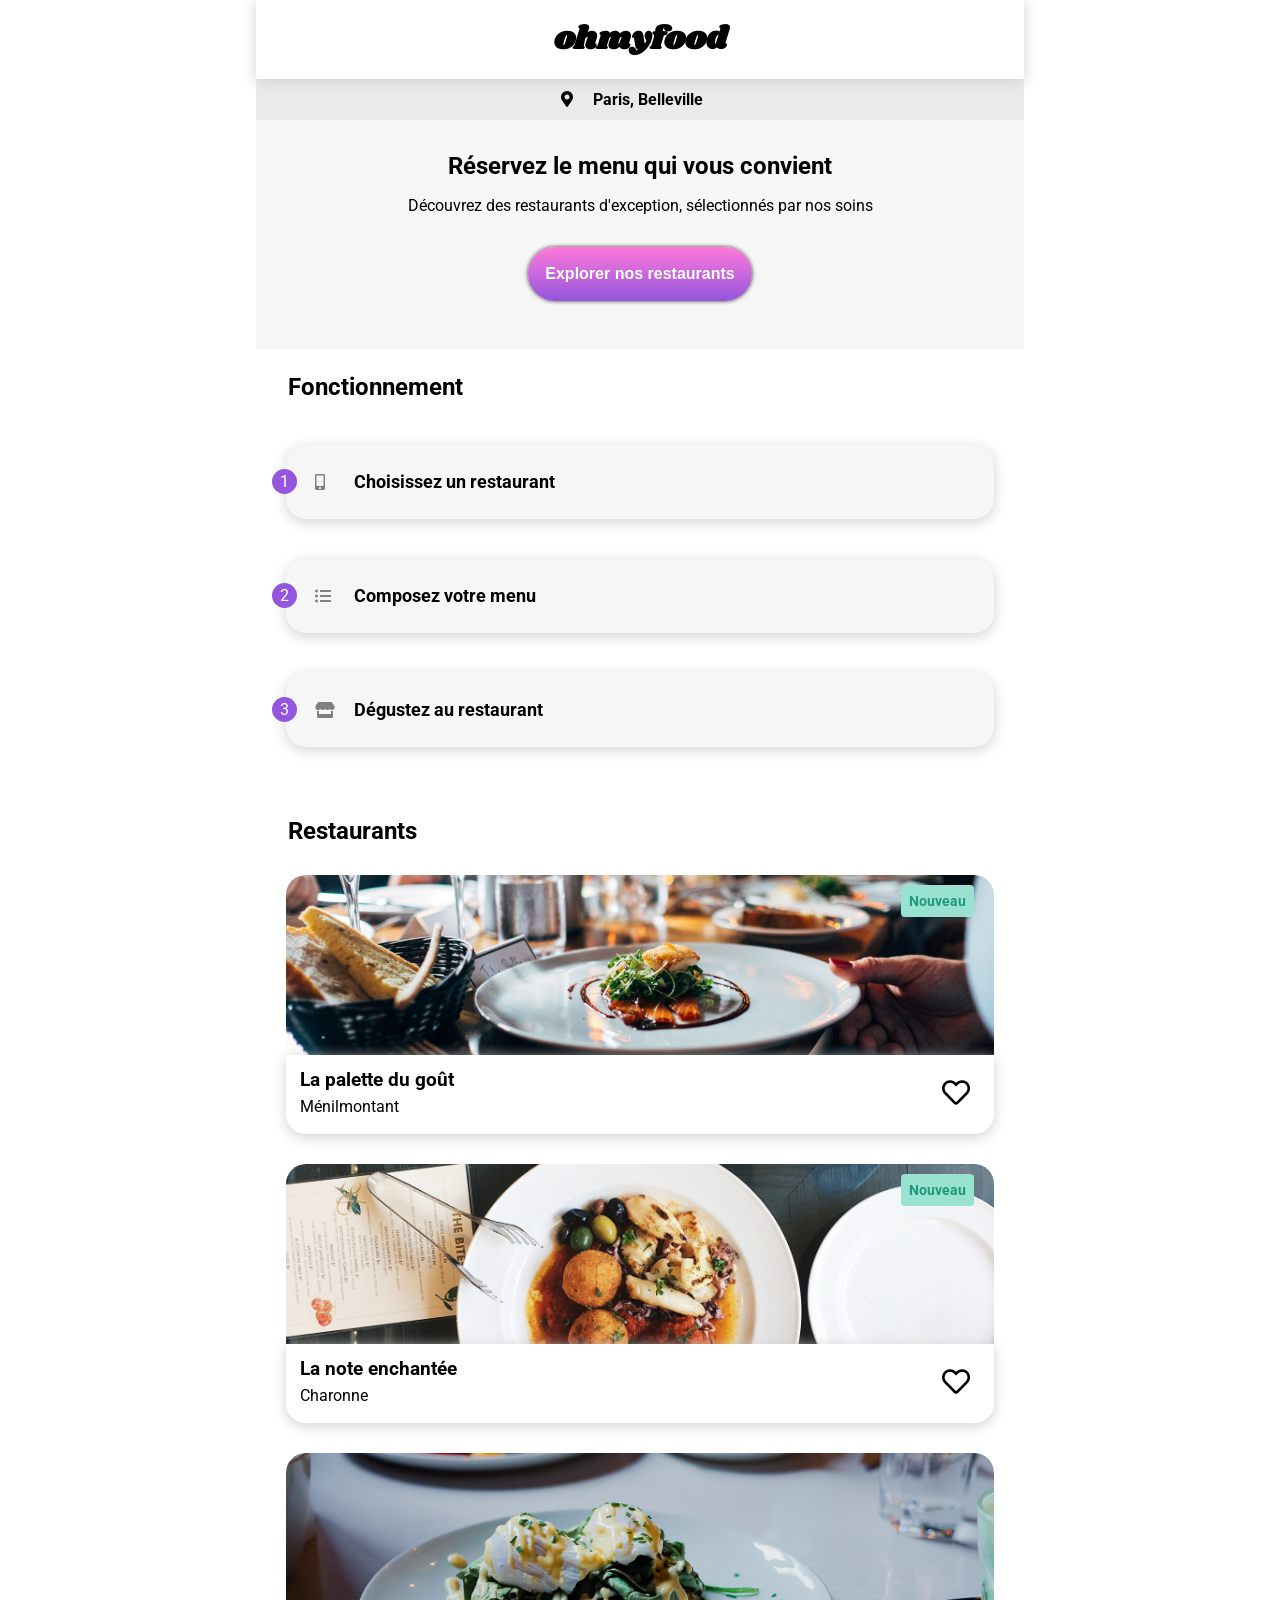
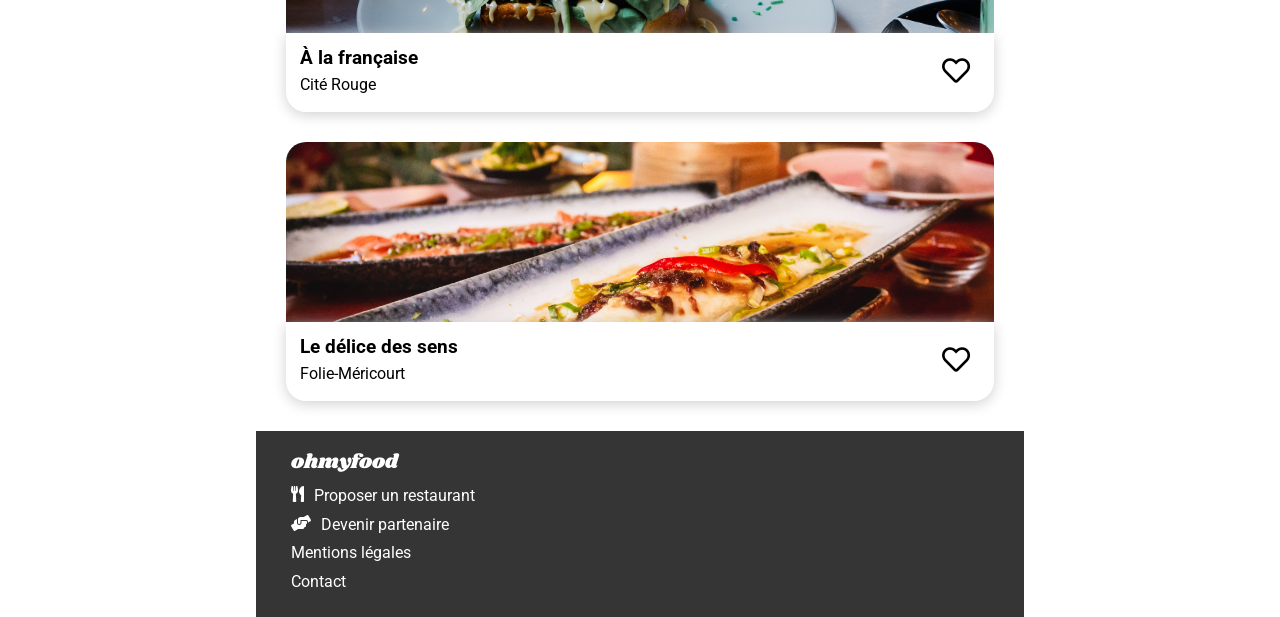
<file: index.html>
<!DOCTYPE html>
<html lang="en">

<head>
    <meta charset="UTF-8">
    <meta name="viewport" content="width=device-width, initial-scale=1.0">
    <link rel="stylesheet" href="https://cdnjs.cloudflare.com/ajax/libs/font-awesome/5.15.4/css/all.min.css">
    <link rel="stylesheet" href="public/css/style.css">
    <title>Accueil - ohmyfood</title>
</head>

<body>
    <main>
        <div class="container">

            <!--LOADER-->
            <div class="loader">
                <div class="loader__circle"></div>
            </div>
            <!--LOADER-->
            
            <!-- HEADER -->
            <header class="title title__shadow">
                <h1 class="title__name">ohmyfood</h1>
            </header>
            <!-- HEADER -->

            <!-- LOCALISATION -->
            <section class="local">
                <i class="fas fa-map-marker-alt local__icon"></i>
                <span class="local__title">Paris, Belleville</span>
            </section>
            <!-- LOCALISATION -->

            <!-- EXPLORE -->
            <section class="explo">
                <h2 class="explo__title">Réservez le menu qui vous convient</h2>
                <p class="explo__subtitle"> Découvrez des restaurants d'exception, sélectionnés par nos soins</p>
                <button class="explo__btn">Explorer nos restaurants</button>
            </section>
            <!-- EXPLORE -->

            <!-- HELP -->
            <section class="help">
                <h2 class="help__title">Fonctionnement</h2>
                <ol class="help__list">
                    <li class="help__step">
                        <i class="fas fa-mobile-alt help__icon"></i>
                        <span class="help__text">Choisissez un restaurant</span>
                    </li>
                    <li class="help__step">
                        <i class="fas fa-list-ul help__icon"></i>
                        <span class="help__text">Composez votre menu</span>
                    </li>
                    <li class="help__step">
                        <i class="fas fa-store help__icon"></i>
                        <span class="help__text">Dégustez au restaurant</span>
                    </li>
                </ol>
            </section>
            <!-- HELP -->

            <!-- RESTAURANTS -->
            <section class="restaurants">
                <h2 id="restaurants__title">Restaurants</h2>

                <div class="cards">
                    <a class="card" href="./La-palette-du-gout.html">
                        <img src="images/restaurants/jay-wennington-N_Y88TWmGwA-unsplash.jpg" alt="La palette du goût"
                            class="card__image">
                        <span class="card__new">Nouveau</span>
                        <footer class="card__description">
                            <div class="card__text">
                                <h3 class="card__title">La palette du goût</h3>
                                <p class="card__local">Ménilmontant</p>
                            </div>
                            <div class="card__heart">
                                <i class="card__heart__filled bg fas fa-heart fa-2x"></i>
                                <i class="card__heart__empty bg far fa-heart fa-2x"></i>
                            </div>
                        </footer>
                    </a>
                </div>

                <div class="cards">
                    <a class="card" href="./La-note-enchantee.html">
                        <img src="images/restaurants/stil-u2Lp8tXIcjw-unsplash.jpg" alt="La note enchantée"
                            class="card__image">
                        <span class="card__new">Nouveau</span>
                        <footer class="card__description">
                            <div class="card__text">
                                <h3 class="card__title">La note enchantée</h3>
                                <p class="card__local">Charonne</p>
                            </div>
                            <div class="card__heart">
                                <i class="card__heart__filled bg fas fa-heart fa-2x"></i>
                                <i class="card__heart__empty bg far fa-heart fa-2x"></i>
                            </div>
                        </footer>
                    </a>
                </div>

                <div class="cards">
                    <a class="card" href="./A-la-francaise.html">
                        <img src="images/restaurants/toa-heftiba-DQKerTsQwi0-unsplash.jpg" alt="À la française"
                            class="card__image">
                        <footer class="card__description">
                            <div class="card__text">
                                <h3 class="card__title">À la française</h3>
                                <p class="card__local">Cité Rouge</p>
                            </div>
                            <div class="card__heart">
                                <i class="card__heart__filled bg fas fa-heart fa-2x"></i>
                                <i class="card__heart__empty bg far fa-heart fa-2x"></i>
                            </div>
                        </footer>
                    </a>
                </div>

                <div class="cards">
                    <a class="card" href="./Le-delice-des-sens.html">
                        <img src="images/restaurants/louis-hansel-shotsoflouis-qNBGVyOCY8Q-unsplash.jpg"
                            alt="Le délice des sens" class="card__image">
                        <footer class="card__description">
                            <div class="card__text">
                                <h3 class="card__title">Le délice des sens</h3>
                                <p class="card__local">Folie-Méricourt</p>
                            </div>
                            <div class="card__heart">
                                <i class="card__heart__filled bg fas fa-heart fa-2x"></i>
                                <i class="card__heart__empty bg far fa-heart fa-2x"></i>
                            </div>
                        </footer>
                    </a>
                </div>
            </section>
            <!-- RESTAURANTS -->

            <!-- FOOTER -->
            <footer class="info">
                <div class="info__format">
                    <a href="#" class="info__format__logo">ohmyfood</a>
                    <a href="#" class="info__text"><i class="info__text__icon fas fa-utensils"></i>Proposer un
                        restaurant</a>
                    <a href="#" class="info__text"><i class="info__text__icon fas fa-hands-helping"></i>Devenir
                        partenaire</a>
                    <a href="#" class="info__text">Mentions légales</a>
                    <a href="mailto:monemail@gmail.com" class="info__text">Contact</a>
                </div>
            </footer>
            <!-- FOOTER -->
        </div>
    </main>
</body>

</html>
</file>
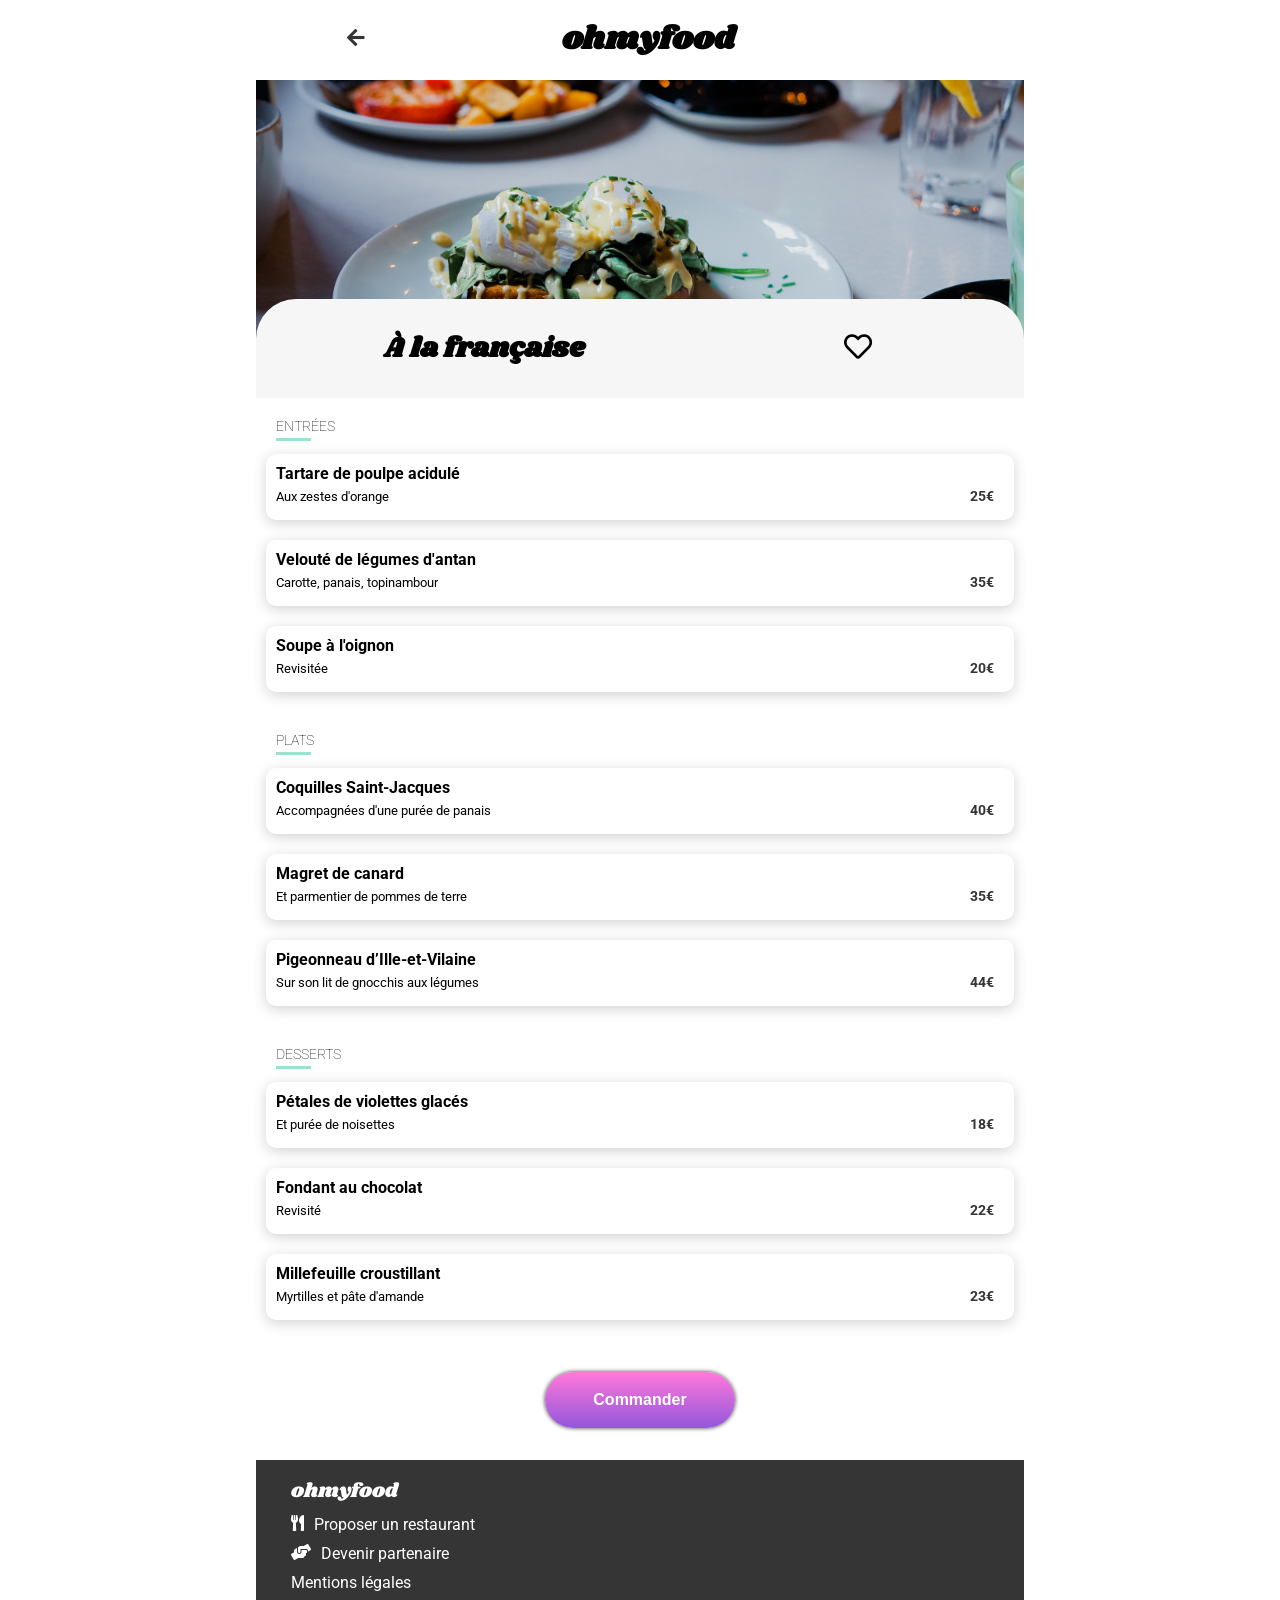
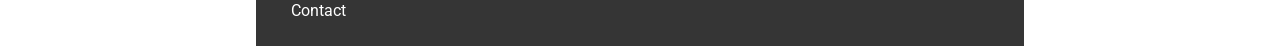
<file: A-la-francaise.html>
<!DOCTYPE html>
<html lang="en">

<head>
    <meta charset="UTF-8">
    <meta name="viewport" content="width=device-width, initial-scale=1.0">
    <title>À la française - ohmyfood!</title>
    <link rel="stylesheet" href="https://cdnjs.cloudflare.com/ajax/libs/font-awesome/5.15.4/css/all.min.css">
    <link rel="stylesheet" href="public/css/style.css">
</head>

<body>
    <div class="container">
        
        <!-- HEADER -->
        <header class="title title--withReturnArrow">
            <a href="./index.html"><i class="fas fa-arrow-left header__arrow"></i></a>
            <h1 class="title__name">ohmyfood</h1>
            <div></div>
            <img src="images/restaurants/toa-heftiba-DQKerTsQwi0-unsplash.jpg" alt="A la française"
                class="title__image">
        </header>
        <!-- HEADER -->

        <!-- DISHES -->
        <div class="container__dishes">
            <header class="header__dishes">
                <h1>À la française</h1>
                <div class="card__heart">
                    <i class="card__heart__filled bg fas fa-heart fa-2x"></i>
                    <i class="card__heart__empty bg far fa-heart fa-2x"></i>
                </div>
            </header>
            <h3 class="header__subtitle underline">ENTRÉES</h3>

            <section class="dishes">

                <div class="dish delay-0">
                    <div class="dish__name">
                        <h4 class="dish__name__title">Tartare de poulpe acidulé</h4>
                        <div class="dish__name__subtitle">
                            <h5 class="dish__name__subtitle__name">Aux zestes d'orange</h5>
                            <span class="dish__name__subtitle__price">25€</span>
                        </div>
                    </div>
                    <div class="dish__confirmation">
                        <div class="circle">
                            <i class="checkmark fas fa-check"></i>
                        </div>
                    </div>
                </div>

                <div class="dish delay-1">
                    <div class="dish__name">
                        <h4 class="dish__name__title">Velouté de légumes d'antan</h4>
                        <div class="dish__name__subtitle">
                            <h5 class="dish__name__subtitle__name">Carotte, panais, topinambour</h5>
                            <span class="dish__name__subtitle__price">35€</span>
                        </div>
                    </div>
                    <div class="dish__confirmation">
                        <div class="circle">
                            <i class="checkmark fas fa-check"></i>
                        </div>
                    </div>
                </div>

                <div class="dish delay-2">
                    <div class="dish__name">
                        <h4 class="dish__name__title">Soupe à l'oignon</h4>
                        <div class="dish__name__subtitle">
                            <h5 class="dish__name__subtitle__name">Revisitée</h5>
                            <span class="dish__name__subtitle__price">20€</span>
                        </div>
                    </div>
                    <div class="dish__confirmation">
                        <div class="circle">
                            <i class="checkmark fas fa-check"></i>
                        </div>
                    </div>
                </div>
            </section>
            <h3 class="header__subtitle underline">PLATS</h3>

            <section class="dishes">

                <div class="dish delay-3">
                    <div class="dish__name">
                        <h4 class="dish__name__title">Coquilles Saint-Jacques</h4>
                        <div class="dish__name__subtitle">
                            <h5 class="dish__name__subtitle__name">Accompagnées d'une purée de panais</h5>
                            <span class="dish__name__subtitle__price">40€</span>
                        </div>
                    </div>
                    <div class="dish__confirmation">
                        <div class="circle">
                            <i class="checkmark fas fa-check"></i>
                        </div>
                    </div>
                </div>

                <div class="dish delay-4">
                    <div class="dish__name">
                        <h4 class="dish__name__title">Magret de canard</h4>
                        <div class="dish__name__subtitle">
                            <h5 class="dish__name__subtitle__name">Et parmentier de pommes de terre</h5>
                            <span class="dish__name__subtitle__price">35€</span>
                        </div>
                    </div>
                    <div class="dish__confirmation">
                        <div class="circle">
                            <i class="checkmark fas fa-check"></i>
                        </div>
                    </div>
                </div>

                <div class="dish delay-5">
                    <div class="dish__name">
                        <h4 class="dish__name__title">Pigeonneau d’Ille-et-Vilaine</h4>
                        <div class="dish__name__subtitle">
                            <h5 class="dish__name__subtitle__name">Sur son lit de gnocchis aux légumes</h5>
                            <span class="dish__name__subtitle__price">44€</span>
                        </div>
                    </div>
                    <div class="dish__confirmation">
                        <div class="circle">
                            <i class="checkmark fas fa-check"></i>
                        </div>
                    </div>
                </div>
            </section>
            <h3 class="header__subtitle underline">DESSERTS</h3>

            <section class="dishes">

                <div class="dish delay-6">
                    <div class="dish__name">
                        <h4 class="dish__name__title">Pétales de violettes glacés</h4>
                        <div class="dish__name__subtitle">
                            <h5 class="dish__name__subtitle__name">Et purée de noisettes</h5>
                            <span class="dish__name__subtitle__price">18€</span>
                        </div>
                    </div>
                    <div class="dish__confirmation">
                        <div class="circle">
                            <i class="checkmark fas fa-check"></i>
                        </div>
                    </div>
                </div>

                <div class="dish delay-7">
                    <div class="dish__name">
                        <h4 class="dish__name__title">Fondant au chocolat</h4>
                        <div class="dish__name__subtitle">
                            <h5 class="dish__name__subtitle__name">Revisité</h5>
                            <span class="dish__name__subtitle__price">22€</span>
                        </div>
                    </div>
                    <div class="dish__confirmation">
                        <div class="circle">
                            <i class="checkmark fas fa-check"></i>
                        </div>
                    </div>
                </div>

                <div class="dish delay-8">
                    <div class="dish__name">
                        <h4 class="dish__name__title">Millefeuille croustillant</h4>
                        <div class="dish__name__subtitle">
                            <h5 class="dish__name__subtitle__name">Myrtilles et pâte d'amande</h5>
                            <span class="dish__name__subtitle__price">23€</span>
                        </div>
                    </div>
                    <div class="dish__confirmation">
                        <div class="circle">
                            <i class="checkmark fas fa-check"></i>
                        </div>
                    </div>
                </div>
            </section>

            <div class="order">
                <button class="order__btn">Commander</button>
            </div>
        </div>
        <!-- DISHES -->

        <!-- FOOTER -->
        <footer class="info">
            <div class="info__format">
                <a href="#" class="info__format__logo">ohmyfood</a>
                <a href="#" class="info__text"><i class="info__text__icon fas fa-utensils"></i>Proposer un
                    restaurant</a>
                <a href="#" class="info__text"><i class="info__text__icon fas fa-hands-helping"></i>Devenir
                    partenaire</a>
                <a href="#" class="info__text">Mentions légales</a>
                <a href="mailto:monemail@gmail.com" class="info__text">Contact</a>
            </div>
        </footer>
        <!-- FOOTER -->
    </div>
</body>

</html>
</file>
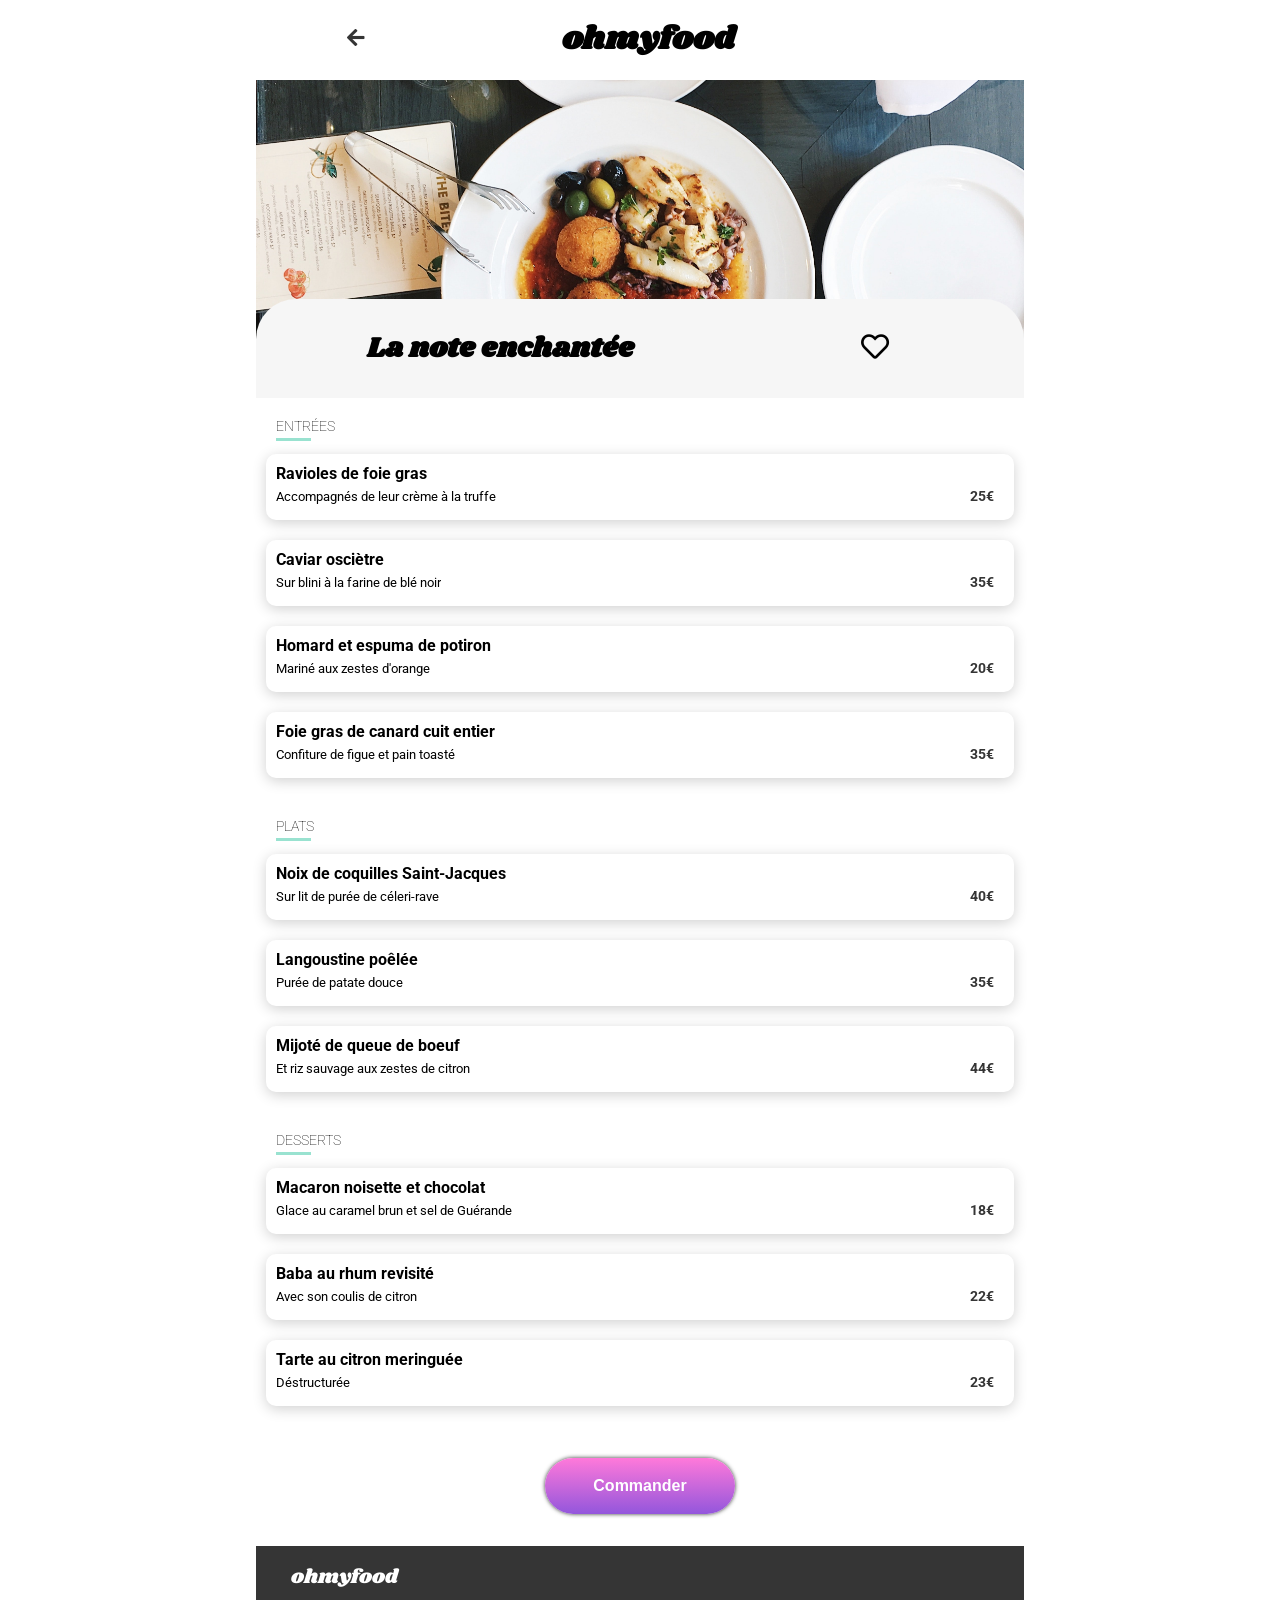
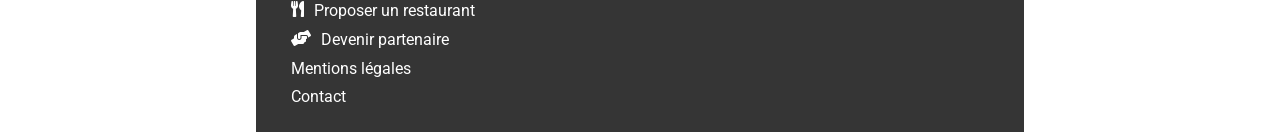
<file: La-note-enchantee.html>
<!DOCTYPE html>
<html lang="en">

<head>
    <meta charset="UTF-8">
    <meta name="viewport" content="width=device-width, initial-scale=1.0">
    <title>La note enchantée - ohmyfood!</title>
    <link rel="stylesheet" href="https://cdnjs.cloudflare.com/ajax/libs/font-awesome/5.15.4/css/all.min.css">
    <link rel="stylesheet" href="public/css/style.css">
</head>

<body>
    <div class="container">
        
        <!-- HEADER -->
        <header class="title title--withReturnArrow">
            <a href="./index.html"><i class="fas fa-arrow-left header__arrow"></i></a>
            <h1 class="title__name">ohmyfood</h1>
            <div></div>
            <img src="images/restaurants/stil-u2Lp8tXIcjw-unsplash.jpg" alt="La note enchantée" class="title__image">
        </header>
        <!-- HEADER -->

        <!-- DISHES -->
        <div class="container__dishes">
            <header class="header__dishes">
                <h1>La note enchantée</h1>
                <div class="card__heart">
                    <i class="card__heart__filled bg fas fa-heart fa-2x"></i>
                    <i class="card__heart__empty bg far fa-heart fa-2x"></i>
                </div>
            </header>
            <h3 class="header__subtitle underline">ENTRÉES</h3>

            <section class="dishes">

                <div class="dish delay-0">
                    <div class="dish__name">
                        <h4 class="dish__name__title">Ravioles de foie gras</h4>
                        <div class="dish__name__subtitle">
                            <h5 class="dish__name__subtitle__name">Accompagnés de leur crème à la truffe</h5>
                            <span class="dish__name__subtitle__price">25€</span>
                        </div>
                    </div>
                    <div class="dish__confirmation">
                        <div class="circle">
                            <i class="checkmark fas fa-check"></i>
                        </div>
                    </div>
                </div>

                <div class="dish delay-1">
                    <div class="dish__name">
                        <h4 class="dish__name__title">Caviar osciètre</h4>
                        <div class="dish__name__subtitle">
                            <h5 class="dish__name__subtitle__name">Sur blini à la farine de blé noir</h5>
                            <span class="dish__name__subtitle__price">35€</span>
                        </div>
                    </div>
                    <div class="dish__confirmation">
                        <div class="circle">
                            <i class="checkmark fas fa-check"></i>
                        </div>
                    </div>
                </div>

                <div class="dish delay-2">
                    <div class="dish__name">
                        <h4 class="dish__name__title">Homard et espuma de potiron</h4>
                        <div class="dish__name__subtitle">
                            <h5 class="dish__name__subtitle__name">Mariné aux zestes d'orange</h5>
                            <span class="dish__name__subtitle__price">20€</span>
                        </div>
                    </div>
                    <div class="dish__confirmation">
                        <div class="circle">
                            <i class="checkmark fas fa-check"></i>
                        </div>
                    </div>
                </div>

                <div class="dish delay-3">
                    <div class="dish__name">
                        <h4 class="dish__name__title">Foie gras de canard cuit entier</h4>
                        <div class="dish__name__subtitle">
                            <h5 class="dish__name__subtitle__name">Confiture de figue et pain toasté</h5>
                            <span class="dish__name__subtitle__price">35€</span>
                        </div>
                    </div>
                    <div class="dish__confirmation">
                        <div class="circle">
                            <i class="checkmark fas fa-check"></i>
                        </div>
                    </div>
                </div>
            </section>
            <h3 class="header__subtitle underline">PLATS</h3>

            <section class="dishes">

                <div class="dish delay-4">
                    <div class="dish__name">
                        <h4 class="dish__name__title">Noix de coquilles Saint-Jacques</h4>
                        <div class="dish__name__subtitle">
                            <h5 class="dish__name__subtitle__name">Sur lit de purée de céleri-rave</h5>
                            <span class="dish__name__subtitle__price">40€</span>
                        </div>
                    </div>
                    <div class="dish__confirmation">
                        <div class="circle">
                            <i class="checkmark fas fa-check"></i>
                        </div>
                    </div>
                </div>

                <div class="dish delay-5">
                    <div class="dish__name">
                        <h4 class="dish__name__title">Langoustine poêlée</h4>
                        <div class="dish__name__subtitle">
                            <h5 class="dish__name__subtitle__name">Purée de patate douce</h5>
                            <span class="dish__name__subtitle__price">35€</span>
                        </div>
                    </div>
                    <div class="dish__confirmation">
                        <div class="circle">
                            <i class="checkmark fas fa-check"></i>
                        </div>
                    </div>
                </div>

                <div class="dish delay-6">
                    <div class="dish__name">
                        <h4 class="dish__name__title">Mijoté de queue de boeuf</h4>
                        <div class="dish__name__subtitle">
                            <h5 class="dish__name__subtitle__name">Et riz sauvage aux zestes de citron</h5>
                            <span class="dish__name__subtitle__price">44€</span>
                        </div>
                    </div>
                    <div class="dish__confirmation">
                        <div class="circle">
                            <i class="checkmark fas fa-check"></i>
                        </div>
                    </div>
                </div>
            </section>
            <h3 class="header__subtitle underline">DESSERTS</h3>

            <section class="dishes">

                <div class="dish delay-7">
                    <div class="dish__name">
                        <h4 class="dish__name__title">Macaron noisette et chocolat</h4>
                        <div class="dish__name__subtitle">
                            <h5 class="dish__name__subtitle__name">Glace au caramel brun et sel de Guérande</h5>
                            <span class="dish__name__subtitle__price">18€</span>
                        </div>
                    </div>
                    <div class="dish__confirmation">
                        <div class="circle">
                            <i class="checkmark fas fa-check"></i>
                        </div>
                    </div>
                </div>

                <div class="dish delay-8">
                    <div class="dish__name">
                        <h4 class="dish__name__title">Baba au rhum revisité</h4>
                        <div class="dish__name__subtitle">
                            <h5 class="dish__name__subtitle__name">Avec son coulis de citron</h5>
                            <span class="dish__name__subtitle__price">22€</span>
                        </div>
                    </div>
                    <div class="dish__confirmation">
                        <div class="circle">
                            <i class="checkmark fas fa-check"></i>
                        </div>
                    </div>
                </div>

                <div class="dish delay-9">
                    <div class="dish__name">
                        <h4 class="dish__name__title">Tarte au citron meringuée</h4>
                        <div class="dish__name__subtitle">
                            <h5 class="dish__name__subtitle__name">Déstructurée</h5>
                            <span class="dish__name__subtitle__price">23€</span>
                        </div>
                    </div>
                    <div class="dish__confirmation">
                        <div class="circle">
                            <i class="checkmark fas fa-check"></i>
                        </div>
                    </div>
                </div>
            </section>

            <div class="order">
                <button class="order__btn">Commander</button>
            </div>
        </div>
        <!-- DISHES -->

        <!-- FOOTER -->
        <footer class="info">
            <div class="info__format">
                <a href="#" class="info__format__logo">ohmyfood</a>
                <a href="#" class="info__text"><i class="info__text__icon fas fa-utensils"></i>Proposer un
                    restaurant</a>
                <a href="#" class="info__text"><i class="info__text__icon fas fa-hands-helping"></i>Devenir
                    partenaire</a>
                <a href="#" class="info__text">Mentions légales</a>
                <a href="mailto:monemail@gmail.com" class="info__text">Contact</a>
            </div>
        </footer>
        <!-- FOOTER -->
    </div>
</body>

</html>
</file>
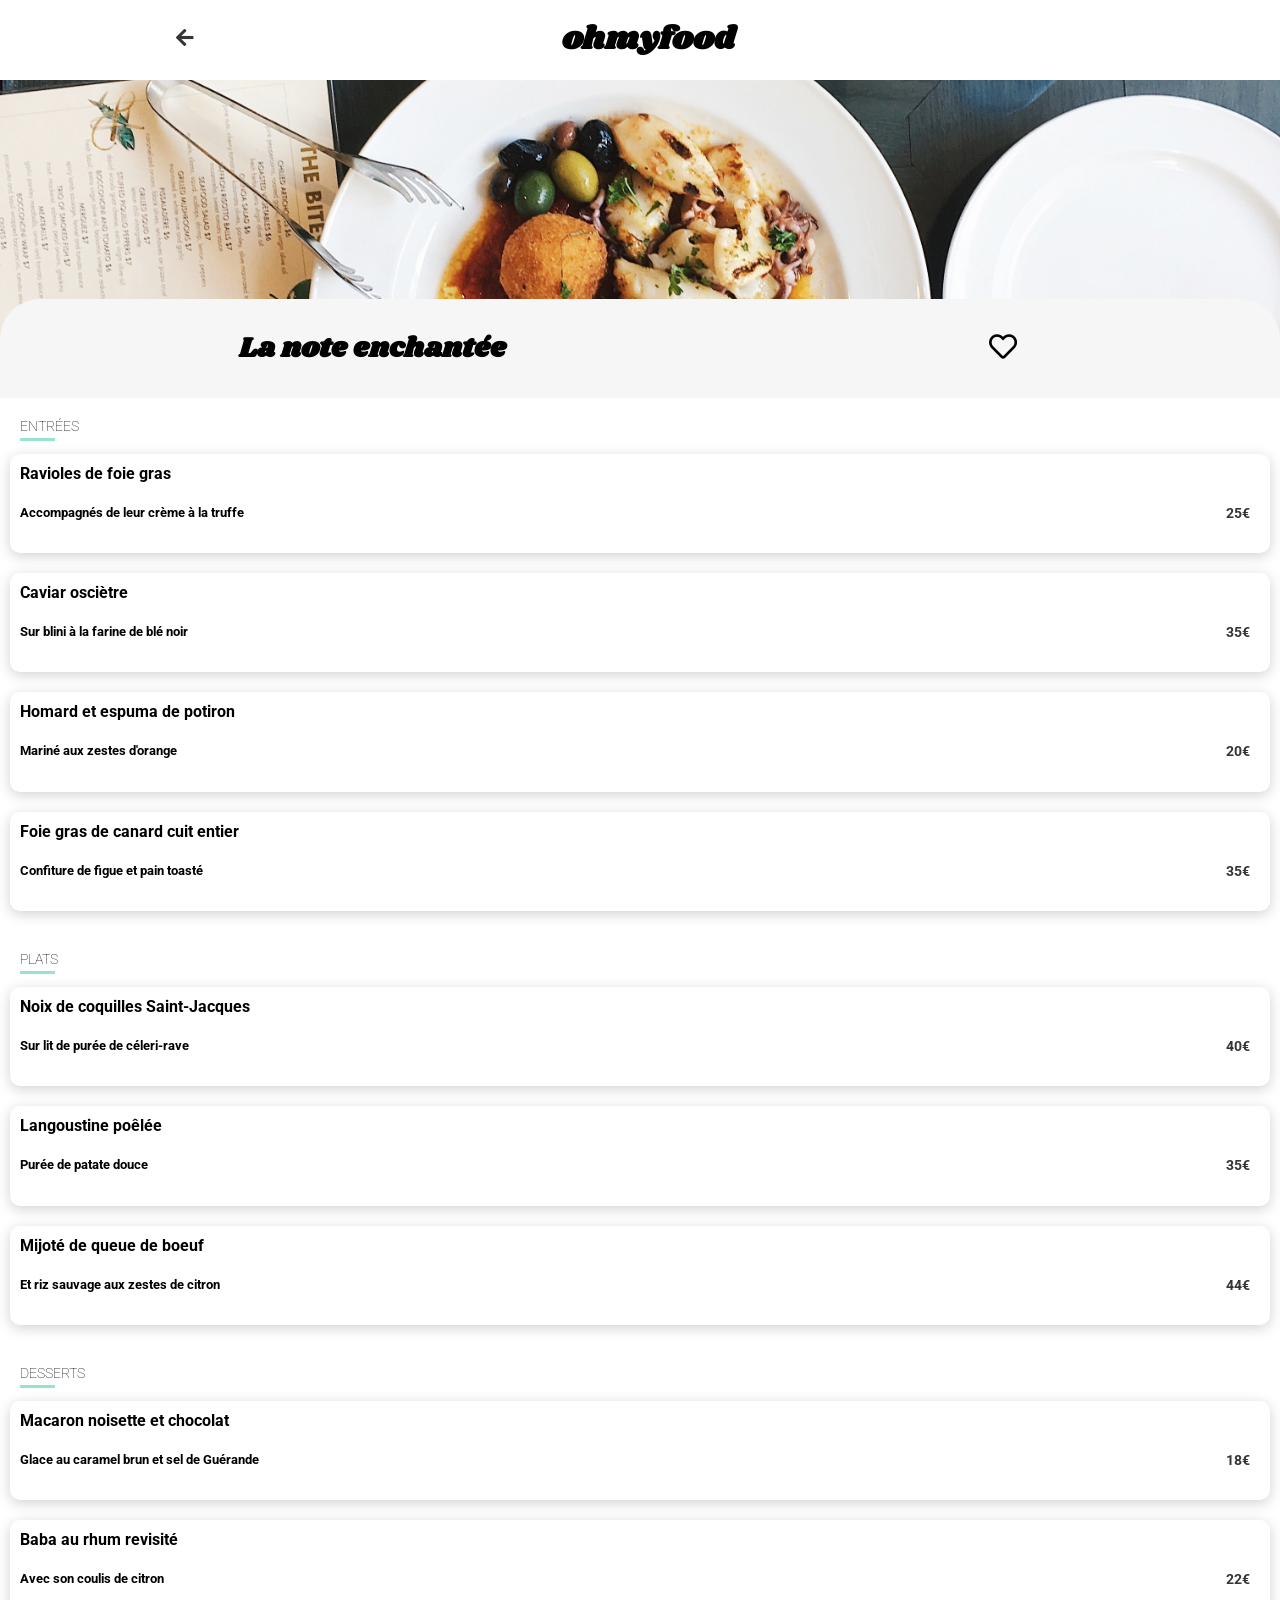
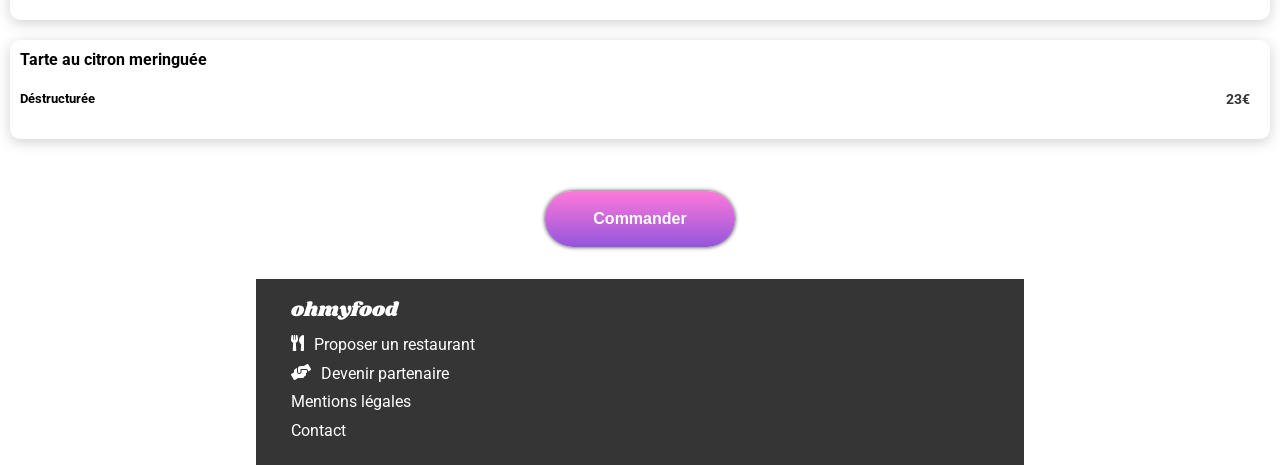
<file: La-note-enchantée.html>
<!DOCTYPE html>
<html lang="en">

<head>
    <meta charset="UTF-8">
    <meta name="viewport" content="width=device-width, initial-scale=1.0">
    <title>La note enchantée - ohmyfood!</title>
    <link rel="stylesheet" href="https://cdnjs.cloudflare.com/ajax/libs/font-awesome/5.15.4/css/all.min.css">
    <link rel="stylesheet" href="public/css/style.css">
</head>

<body>
    <!-- HEADER -->
    <header class="title title--withReturnArrow">
        <a href="./index.html"><i class="fas fa-arrow-left header__arrow"></i></a>
        <h1 class="title__name">ohmyfood</h1>
        <div></div>
        <img src="images/restaurants/stil-u2Lp8tXIcjw-unsplash.jpg" alt="La note enchantée" class="title__image">
    </header>
    <!-- HEADER -->

    <!-- DISHES -->
    <div class="container__dishes">
        <header class="header__dishes">
            <h1>La note enchantée</h1>
            <div class="card__heart">
                <i class="card__heart__filled bg fas fa-heart fa-2x"></i>
                <i class="card__heart__empty bg far fa-heart fa-2x"></i>
            </div>
        </header>
        <h3 class="header__subtitle underline">ENTRÉES</h3>

        <section class="dishes">

            <div class="dish delay-0">
                <div class="dish__name">
                    <h4 class="dish__name__title">Ravioles de foie gras</h4>
                    <h5 class="dish__name__subtitle">Accompagnés de leur crème à la truffe
                        <span class="dish__name__subtitle__price">25€</span>
                    </h5>
                </div>
                <div class="dish__confirmation">
                    <div class="circle">
                        <i class="checkmark fas fa-check"></i>
                    </div>
                </div>
            </div>

            <div class="dish delay-1">
                <div class="dish__name">
                    <h4 class="dish__name__title">Caviar osciètre</h4>
                    <h5 class="dish__name__subtitle">Sur blini à la farine de blé noir
                        <span class="dish__name__subtitle__price">35€</span>
                    </h5>
                </div>
                <div class="dish__confirmation">
                    <div class="circle">
                        <i class="checkmark fas fa-check"></i>
                    </div>
                </div>
            </div>

            <div class="dish delay-2">
                <div class="dish__name">
                    <h4 class="dish__name__title">Homard et espuma de potiron</h4>
                    <h5 class="dish__name__subtitle">Mariné aux zestes d'orange
                        <span class="dish__name__subtitle__price">20€</span>
                    </h5>
                </div>
                <div class="dish__confirmation">
                    <div class="circle">
                        <i class="checkmark fas fa-check"></i>
                    </div>
                </div>
            </div>

            <div class="dish delay-3">
                <div class="dish__name">
                    <h4 class="dish__name__title">Foie gras de canard cuit entier</h4>
                    <h5 class="dish__name__subtitle">Confiture de figue et pain toasté
                        <span class="dish__name__subtitle__price">35€</span>
                    </h5>
                </div>
                <div class="dish__confirmation">
                    <div class="circle">
                        <i class="checkmark fas fa-check"></i>
                    </div>
                </div>
            </div>
        </section>
        <h3 class="header__subtitle underline">PLATS</h3>

        <section class="dishes">

            <div class="dish delay-4">
                <div class="dish__name">
                    <h4 class="dish__name__title">Noix de coquilles Saint-Jacques</h4>
                    <h5 class="dish__name__subtitle">Sur lit de purée de céleri-rave
                        <span class="dish__name__subtitle__price">40€</span>
                    </h5>
                </div>
                <div class="dish__confirmation">
                    <div class="circle">
                        <i class="checkmark fas fa-check"></i>
                    </div>
                </div>
            </div>

            <div class="dish delay-5">
                <div class="dish__name">
                    <h4 class="dish__name__title">Langoustine poêlée</h4>
                    <h5 class="dish__name__subtitle">Purée de patate douce
                        <span class="dish__name__subtitle__price">35€</span>
                    </h5>
                </div>
                <div class="dish__confirmation">
                    <div class="circle">
                        <i class="checkmark fas fa-check"></i>
                    </div>
                </div>
            </div>

            <div class="dish delay-6">
                <div class="dish__name">
                    <h4 class="dish__name__title">Mijoté de queue de boeuf</h4>
                    <h5 class="dish__name__subtitle">Et riz sauvage aux zestes de citron
                        <span class="dish__name__subtitle__price">44€</span>
                    </h5>
                </div>
                <div class="dish__confirmation">
                    <div class="circle">
                        <i class="checkmark fas fa-check"></i>
                    </div>
                </div>
            </div>
        </section>
        <h3 class="header__subtitle underline">DESSERTS</h3>

        <section class="dishes">

            <div class="dish delay-7">
                <div class="dish__name">
                    <h4 class="dish__name__title">Macaron noisette et chocolat</h4>
                    <h5 class="dish__name__subtitle">Glace au caramel brun et sel de Guérande
                        <span class="dish__name__subtitle__price">18€</span>
                    </h5>
                </div>
                <div class="dish__confirmation">
                    <div class="circle">
                        <i class="checkmark fas fa-check"></i>
                    </div>
                </div>
            </div>

            <div class="dish delay-8">
                <div class="dish__name">
                    <h4 class="dish__name__title">Baba au rhum revisité</h4>
                    <h5 class="dish__name__subtitle">Avec son coulis de citron
                        <span class="dish__name__subtitle__price">22€</span>
                    </h5>
                </div>
                <div class="dish__confirmation">
                    <div class="circle">
                        <i class="checkmark fas fa-check"></i>
                    </div>
                </div>
            </div>

            <div class="dish delay-9">
                <div class="dish__name">
                    <h4 class="dish__name__title">Tarte au citron meringuée</h4>
                    <h5 class="dish__name__subtitle">Déstructurée
                        <span class="dish__name__subtitle__price">23€</span>
                    </h5>
                </div>
                <div class="dish__confirmation">
                    <div class="circle">
                        <i class="checkmark fas fa-check"></i>
                    </div>
                </div>
            </div>
        </section>

        <div class="order">
            <button class="order__btn">Commander</button>
        </div>
    </div>
    <!-- DISHES -->

    <!-- FOOTER -->
    <footer class="info container">
        <div class="info__format">
            <a href="#" class="info__format__logo">ohmyfood</a>
            <a href="#" class="info__text"><i class="info__text__icon fas fa-utensils"></i>Proposer un
                restaurant</a>
            <a href="#" class="info__text"><i class="info__text__icon fas fa-hands-helping"></i>Devenir
                partenaire</a>
            <a href="#" class="info__text">Mentions légales</a>
            <a href="#" class="info__text">Contact</a>
        </div>
    </footer>
    <!-- FOOTER -->
</body>

</html>
</file>
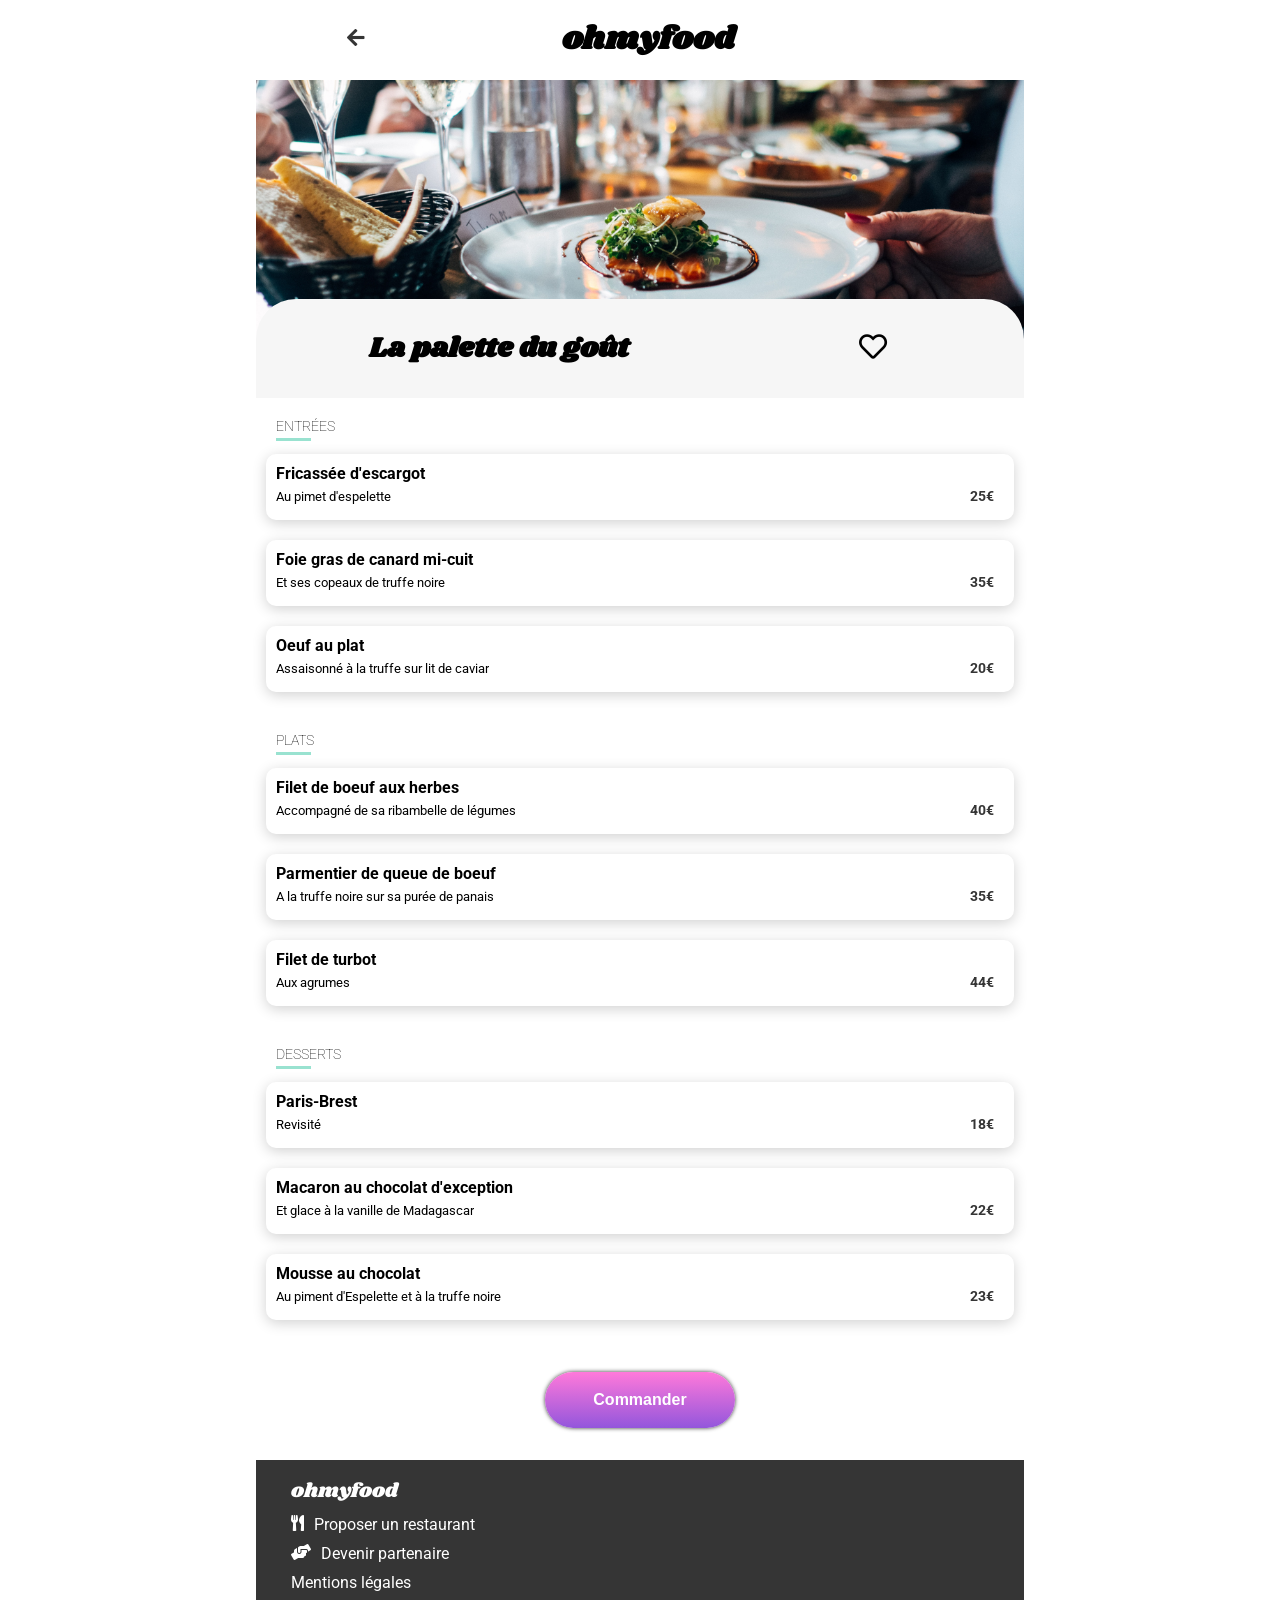
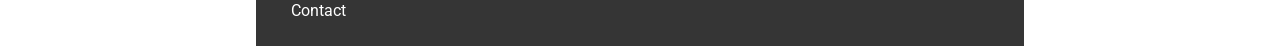
<file: La-palette-du-gout.html>
<!DOCTYPE html>
<html lang="en">

<head>
    <meta charset="UTF-8">
    <meta name="viewport" content="width=device-width, initial-scale=1.0">
    <title>La palette du goût - ohmyfood!</title>
    <link rel="stylesheet" href="https://cdnjs.cloudflare.com/ajax/libs/font-awesome/5.15.4/css/all.min.css">
    <link rel="stylesheet" href="public/css/style.css">
</head>

<body>
    <div class="container">
        
        <!-- HEADER -->
        <header class="title title--withReturnArrow">
            <a href="./index.html"><i class="fas fa-arrow-left header__arrow"></i></a>
            <h1 class="title__name">ohmyfood</h1>
            <div></div>
            <img src="images/restaurants/jay-wennington-N_Y88TWmGwA-unsplash.jpg" alt="La palette du goût"
                class="title__image">
        </header>
        <!-- HEADER -->

        <!-- DISHES -->
        <div class="container__dishes">
            <header class="header__dishes">
                <h1>La palette du goût</h1>
                <div class="card__heart">
                    <i class="card__heart__filled bg fas fa-heart fa-2x"></i>
                    <i class="card__heart__empty bg far fa-heart fa-2x"></i>
                </div>
            </header>
            <h3 class="header__subtitle underline">ENTRÉES</h3>

            <section class="dishes">

                <div class="dish delay-0">
                    <div class="dish__name">
                        <h4 class="dish__name__title">Fricassée d'escargot</h4>
                        <div class="dish__name__subtitle">
                            <h5 class="dish__name__subtitle__name">Au pimet d'espelette</h5>
                            <span class="dish__name__subtitle__price">25€</span>
                        </div>
                    </div>
                    <div class="dish__confirmation">
                        <div class="circle">
                            <i class="checkmark fas fa-check"></i>
                        </div>
                    </div>
                </div>

                <div class="dish delay-1">
                    <div class="dish__name">
                        <h4 class="dish__name__title">Foie gras de canard mi-cuit</h4>
                        <div class="dish__name__subtitle">
                            <h5 class="dish__name__subtitle__name">Et ses copeaux de truffe noire</h5>
                            <span class="dish__name__subtitle__price">35€</span>
                        </div>
                    </div>
                    <div class="dish__confirmation">
                        <div class="circle">
                            <i class="checkmark fas fa-check"></i>
                        </div>
                    </div>
                </div>

                <div class="dish delay-2">
                    <div class="dish__name">
                        <h4 class="dish__name__title">Oeuf au plat</h4>
                        <div class="dish__name__subtitle">
                            <h5 class="dish__name__subtitle__name">Assaisonné à la truffe sur lit de caviar</h5>
                            <span class="dish__name__subtitle__price">20€</span>
                        </div>
                    </div>
                    <div class="dish__confirmation">
                        <div class="circle">
                            <i class="checkmark fas fa-check"></i>
                        </div>
                    </div>
                </div>
            </section>
            <h3 class="header__subtitle underline">PLATS</h3>

            <section class="dishes">

                <div class="dish delay-3">
                    <div class="dish__name">
                        <h4 class="dish__name__title">Filet de boeuf aux herbes</h4>
                        <div class="dish__name__subtitle">
                            <h5 class="dish__name__subtitle__name">Accompagné de sa ribambelle de légumes</h5>
                            <span class="dish__name__subtitle__price">40€</span>
                        </div>
                    </div>
                    <div class="dish__confirmation">
                        <div class="circle">
                            <i class="checkmark fas fa-check"></i>
                        </div>
                    </div>
                </div>

                <div class="dish delay-4">
                    <div class="dish__name">
                        <h4 class="dish__name__title">Parmentier de queue de boeuf</h4>
                        <div class="dish__name__subtitle">
                            <h5 class="dish__name__subtitle__name">A la truffe noire sur sa purée de panais</h5>
                            <span class="dish__name__subtitle__price">35€</span>
                        </div>
                    </div>
                    <div class="dish__confirmation">
                        <div class="circle">
                            <i class="checkmark fas fa-check"></i>
                        </div>
                    </div>
                </div>

                <div class="dish delay-5">
                    <div class="dish__name">
                        <h4 class="dish__name__title">Filet de turbot</h4>
                        <div class="dish__name__subtitle">
                            <h5 class="dish__name__subtitle__name">Aux agrumes</h5>
                            <span class="dish__name__subtitle__price">44€</span>
                        </div>
                    </div>
                    <div class="dish__confirmation">
                        <div class="circle">
                            <i class="checkmark fas fa-check"></i>
                        </div>
                    </div>
                </div>
            </section>
            <h3 class="header__subtitle underline">DESSERTS</h3>

            <section class="dishes">

                <div class="dish delay-6">
                    <div class="dish__name">
                        <h4 class="dish__name__title">Paris-Brest</h4>
                        <div class="dish__name__subtitle">
                            <h5 class="dish__name__subtitle__name">Revisité</h5>
                            <span class="dish__name__subtitle__price">18€</span>
                        </div>
                    </div>
                    <div class="dish__confirmation">
                        <div class="circle">
                            <i class="checkmark fas fa-check"></i>
                        </div>
                    </div>
                </div>

                <div class="dish delay-7">
                    <div class="dish__name">
                        <h4 class="dish__name__title">Macaron au chocolat d'exception</h4>
                        <div class="dish__name__subtitle">
                            <h5 class="dish__name__subtitle__name">Et glace à la vanille de Madagascar</h5>
                            <span class="dish__name__subtitle__price">22€</span>
                        </div>
                    </div>
                    <div class="dish__confirmation">
                        <div class="circle">
                            <i class="checkmark fas fa-check"></i>
                        </div>
                    </div>
                </div>

                <div class="dish delay-8">
                    <div class="dish__name">
                        <h4 class="dish__name__title">Mousse au chocolat</h4>
                        <div class="dish__name__subtitle">
                            <h5 class="dish__name__subtitle__name">Au piment d'Espelette et à la truffe noire</h5>
                            <span class="dish__name__subtitle__price">23€</span>
                        </div>
                    </div>
                    <div class="dish__confirmation">
                        <div class="circle">
                            <i class="checkmark fas fa-check"></i>
                        </div>
                    </div>
                </div>
            </section>

            <div class="order">
                <button class="order__btn">Commander</button>
            </div>
        </div>
        <!-- DISHES -->

        <!-- FOOTER -->
        <footer class="info">
            <div class="info__format">
                <a href="#" class="info__format__logo">ohmyfood</a>
                <a href="#" class="info__text"><i class="info__text__icon fas fa-utensils"></i>Proposer un
                    restaurant</a>
                <a href="#" class="info__text"><i class="info__text__icon fas fa-hands-helping"></i>Devenir
                    partenaire</a>
                <a href="#" class="info__text">Mentions légales</a>
                <a href="mailto:monemail@gmail.com" class="info__text">Contact</a>
            </div>
        </footer>
        <!-- FOOTER -->
    </div>
</body>

</html>
</file>
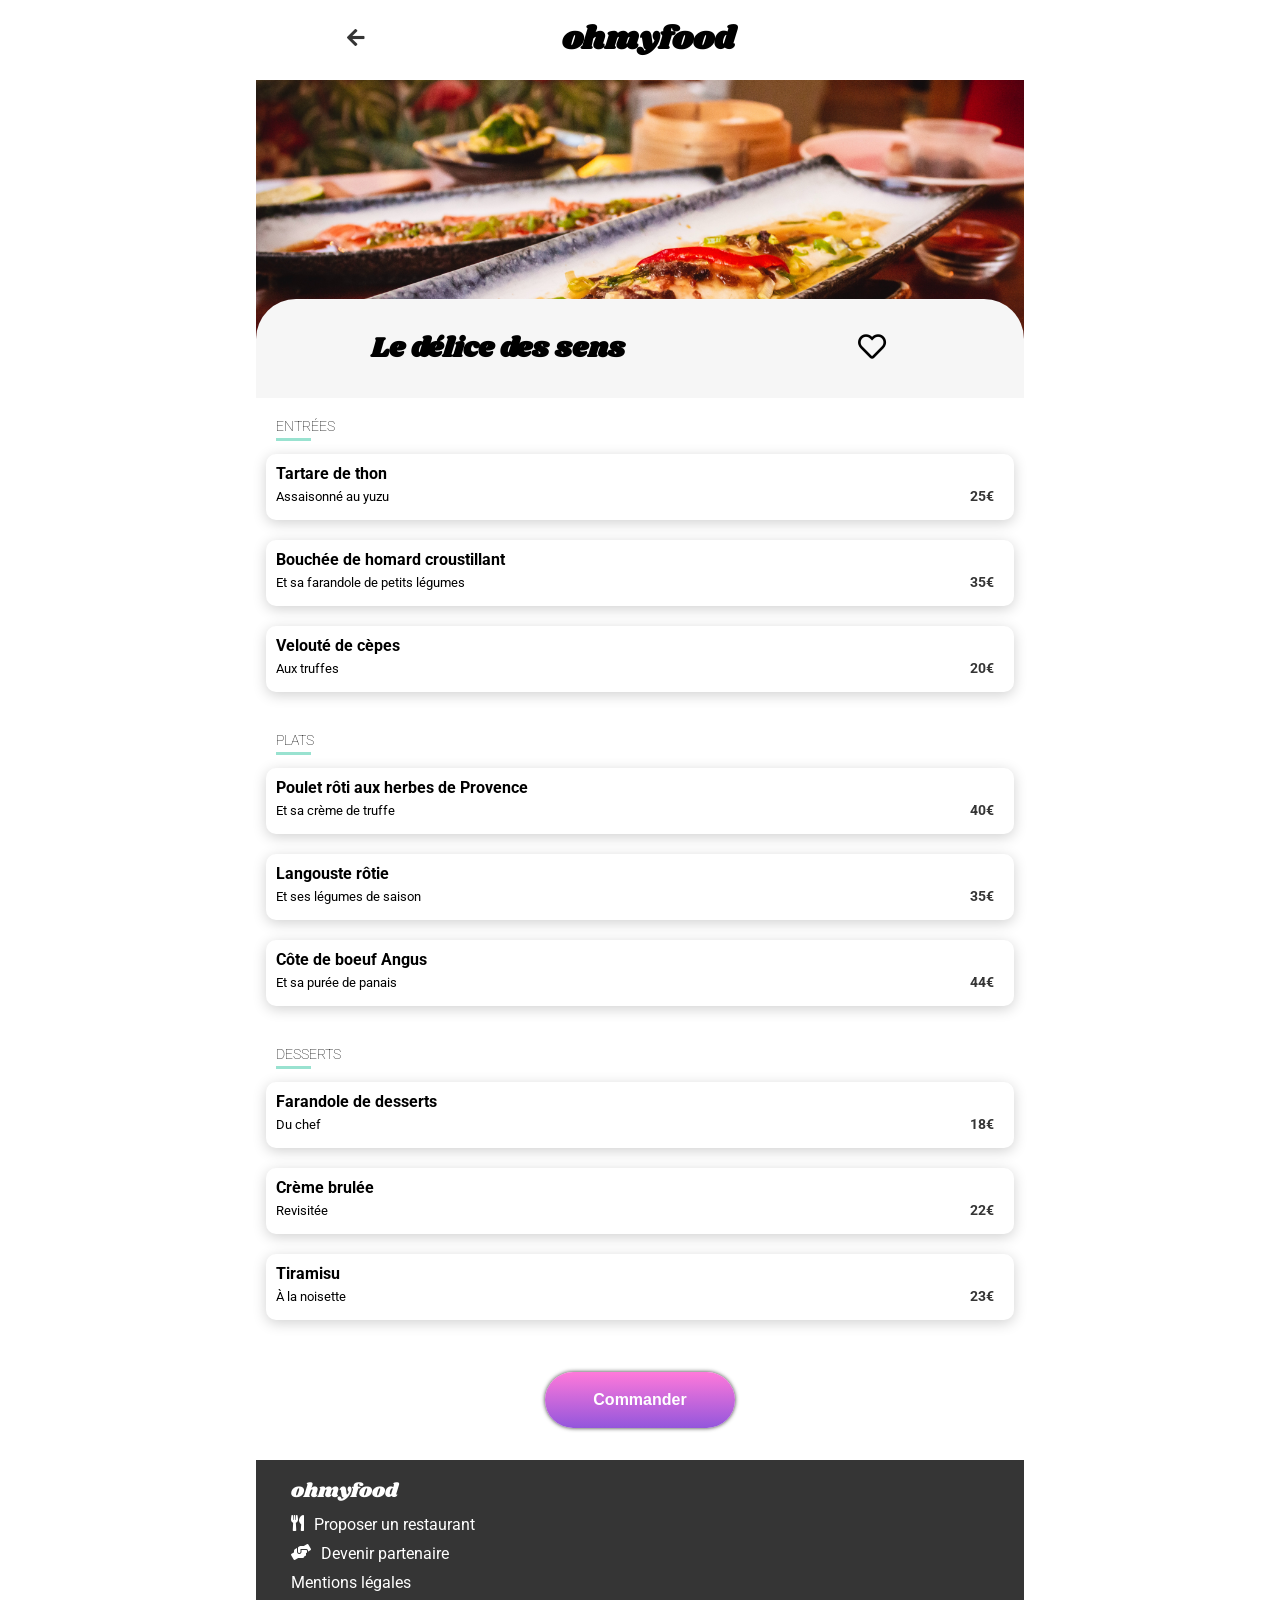
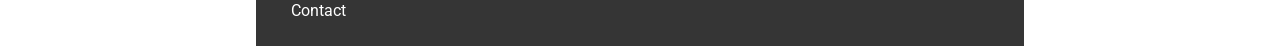
<file: Le-delice-des-sens.html>
<!DOCTYPE html>
<html lang="en">

<head>
    <meta charset="UTF-8">
    <meta name="viewport" content="width=device-width, initial-scale=1.0">
    <title>Le délice des sens - ohmyfood!</title>
    <link rel="stylesheet" href="https://cdnjs.cloudflare.com/ajax/libs/font-awesome/5.15.4/css/all.min.css">
    <link rel="stylesheet" href="public/css/style.css">
</head>

<body>
    <div class="container">

        <!-- HEADER -->
        <header class="title title--withReturnArrow">
            <a href="./index.html"><i class="fas fa-arrow-left header__arrow"></i></a>
            <h1 class="title__name">ohmyfood</h1>
            <div></div>
            <img src="images/restaurants/louis-hansel-shotsoflouis-qNBGVyOCY8Q-unsplash.jpg" alt="Le délice des sens"
                class="title__image">
        </header>
        <!-- HEADER -->

        <!-- DISHES -->
        <div class="container__dishes">
            <header class="header__dishes">
                <h1>Le délice des sens</h1>
                <div class="card__heart">
                    <i class="card__heart__filled bg fas fa-heart fa-2x"></i>
                    <i class="card__heart__empty bg far fa-heart fa-2x"></i>
                </div>
            </header>
            <h3 class="header__subtitle underline">ENTRÉES</h3>

            <section class="dishes">

                <div class="dish delay-0">
                    <div class="dish__name">
                        <h4 class="dish__name__title">Tartare de thon</h4>
                        <div class="dish__name__subtitle">
                            <h5 class="dish__name__subtitle__name">Assaisonné au yuzu</h5>
                            <span class="dish__name__subtitle__price">25€</span>
                        </div>
                    </div>
                    <div class="dish__confirmation">
                        <div class="circle">
                            <i class="checkmark fas fa-check"></i>
                        </div>
                    </div>
                </div>

                <div class="dish delay-1">
                    <div class="dish__name">
                        <h4 class="dish__name__title">Bouchée de homard croustillant</h4>
                        <div class="dish__name__subtitle">
                            <h5 class="dish__name__subtitle__name">Et sa farandole de petits légumes</h5>
                            <span class="dish__name__subtitle__price">35€</span>
                        </div>
                    </div>
                    <div class="dish__confirmation">
                        <div class="circle">
                            <i class="checkmark fas fa-check"></i>
                        </div>
                    </div>
                </div>

                <div class="dish delay-2">
                    <div class="dish__name">
                        <h4 class="dish__name__title">Velouté de cèpes</h4>
                        <div class="dish__name__subtitle">
                            <h5 class="dish__name__subtitle__name">Aux truffes</h5>
                            <span class="dish__name__subtitle__price">20€</span>
                        </div>
                    </div>
                    <div class="dish__confirmation">
                        <div class="circle">
                            <i class="checkmark fas fa-check"></i>
                        </div>
                    </div>
                </div>
            </section>
            <h3 class="header__subtitle underline">PLATS</h3>

            <section class="dishes">

                <div class="dish delay-3">
                    <div class="dish__name">
                        <h4 class="dish__name__title">Poulet rôti aux herbes de Provence</h4>
                        <div class="dish__name__subtitle">
                            <h5 class="dish__name__subtitle__name">Et sa crème de truffe</h5>
                            <span class="dish__name__subtitle__price">40€</span>
                        </div>
                    </div>
                    <div class="dish__confirmation">
                        <div class="circle">
                            <i class="checkmark fas fa-check"></i>
                        </div>
                    </div>
                </div>

                <div class="dish delay-4">
                    <div class="dish__name">
                        <h4 class="dish__name__title">Langouste rôtie</h4>
                        <div class="dish__name__subtitle">
                            <h5 class="dish__name__subtitle__name">Et ses légumes de saison</h5>
                            <span class="dish__name__subtitle__price">35€</span>
                        </div>
                    </div>
                    <div class="dish__confirmation">
                        <div class="circle">
                            <i class="checkmark fas fa-check"></i>
                        </div>
                    </div>
                </div>

                <div class="dish delay-5">
                    <div class="dish__name">
                        <h4 class="dish__name__title">Côte de boeuf Angus</h4>
                        <div class="dish__name__subtitle">
                            <h5 class="dish__name__subtitle__name">Et sa purée de panais</h5>
                            <span class="dish__name__subtitle__price">44€</span>
                        </div>
                    </div>
                    <div class="dish__confirmation">
                        <div class="circle">
                            <i class="checkmark fas fa-check"></i>
                        </div>
                    </div>
                </div>
            </section>
            <h3 class="header__subtitle underline">DESSERTS</h3>

            <section class="dishes">

                <div class="dish delay-6">
                    <div class="dish__name">
                        <h4 class="dish__name__title">Farandole de desserts</h4>
                        <div class="dish__name__subtitle">
                            <h5 class="dish__name__subtitle__name">Du chef</h5>
                            <span class="dish__name__subtitle__price">18€</span>
                        </div>
                    </div>
                    <div class="dish__confirmation">
                        <div class="circle">
                            <i class="checkmark fas fa-check"></i>
                        </div>
                    </div>
                </div>

                <div class="dish delay-7">
                    <div class="dish__name">
                        <h4 class="dish__name__title">Crème brulée</h4>
                        <div class="dish__name__subtitle">
                            <h5 class="dish__name__subtitle__name">Revisitée</h5>
                            <span class="dish__name__subtitle__price">22€</span>
                        </div>
                    </div>
                    <div class="dish__confirmation">
                        <div class="circle">
                            <i class="checkmark fas fa-check"></i>
                        </div>
                    </div>
                </div>

                <div class="dish delay-8">
                    <div class="dish__name">
                        <h4 class="dish__name__title">Tiramisu</h4>
                        <div class="dish__name__subtitle">
                            <h5 class="dish__name__subtitle__name">À la noisette</h5>
                            <span class="dish__name__subtitle__price">23€</span>
                        </div>
                    </div>
                    <div class="dish__confirmation">
                        <div class="circle">
                            <i class="checkmark fas fa-check"></i>
                        </div>
                    </div>
                </div>
            </section>

            <div class="order">
                <button class="order__btn">Commander</button>
            </div>
        </div>
        <!-- DISHES -->

        <!-- FOOTER -->
        <footer class="info">
            <div class="info__format">
                <a href="#" class="info__format__logo">ohmyfood</a>
                <a href="#" class="info__text"><i class="info__text__icon fas fa-utensils"></i>Proposer un
                    restaurant</a>
                <a href="#" class="info__text"><i class="info__text__icon fas fa-hands-helping"></i>Devenir
                    partenaire</a>
                <a href="#" class="info__text">Mentions légales</a>
                <a href="mailto:monemail@gmail.com" class="info__text">Contact</a>
            </div>
        </footer>
        <!-- FOOTER -->
    </div>
</body>

</html>
</file>
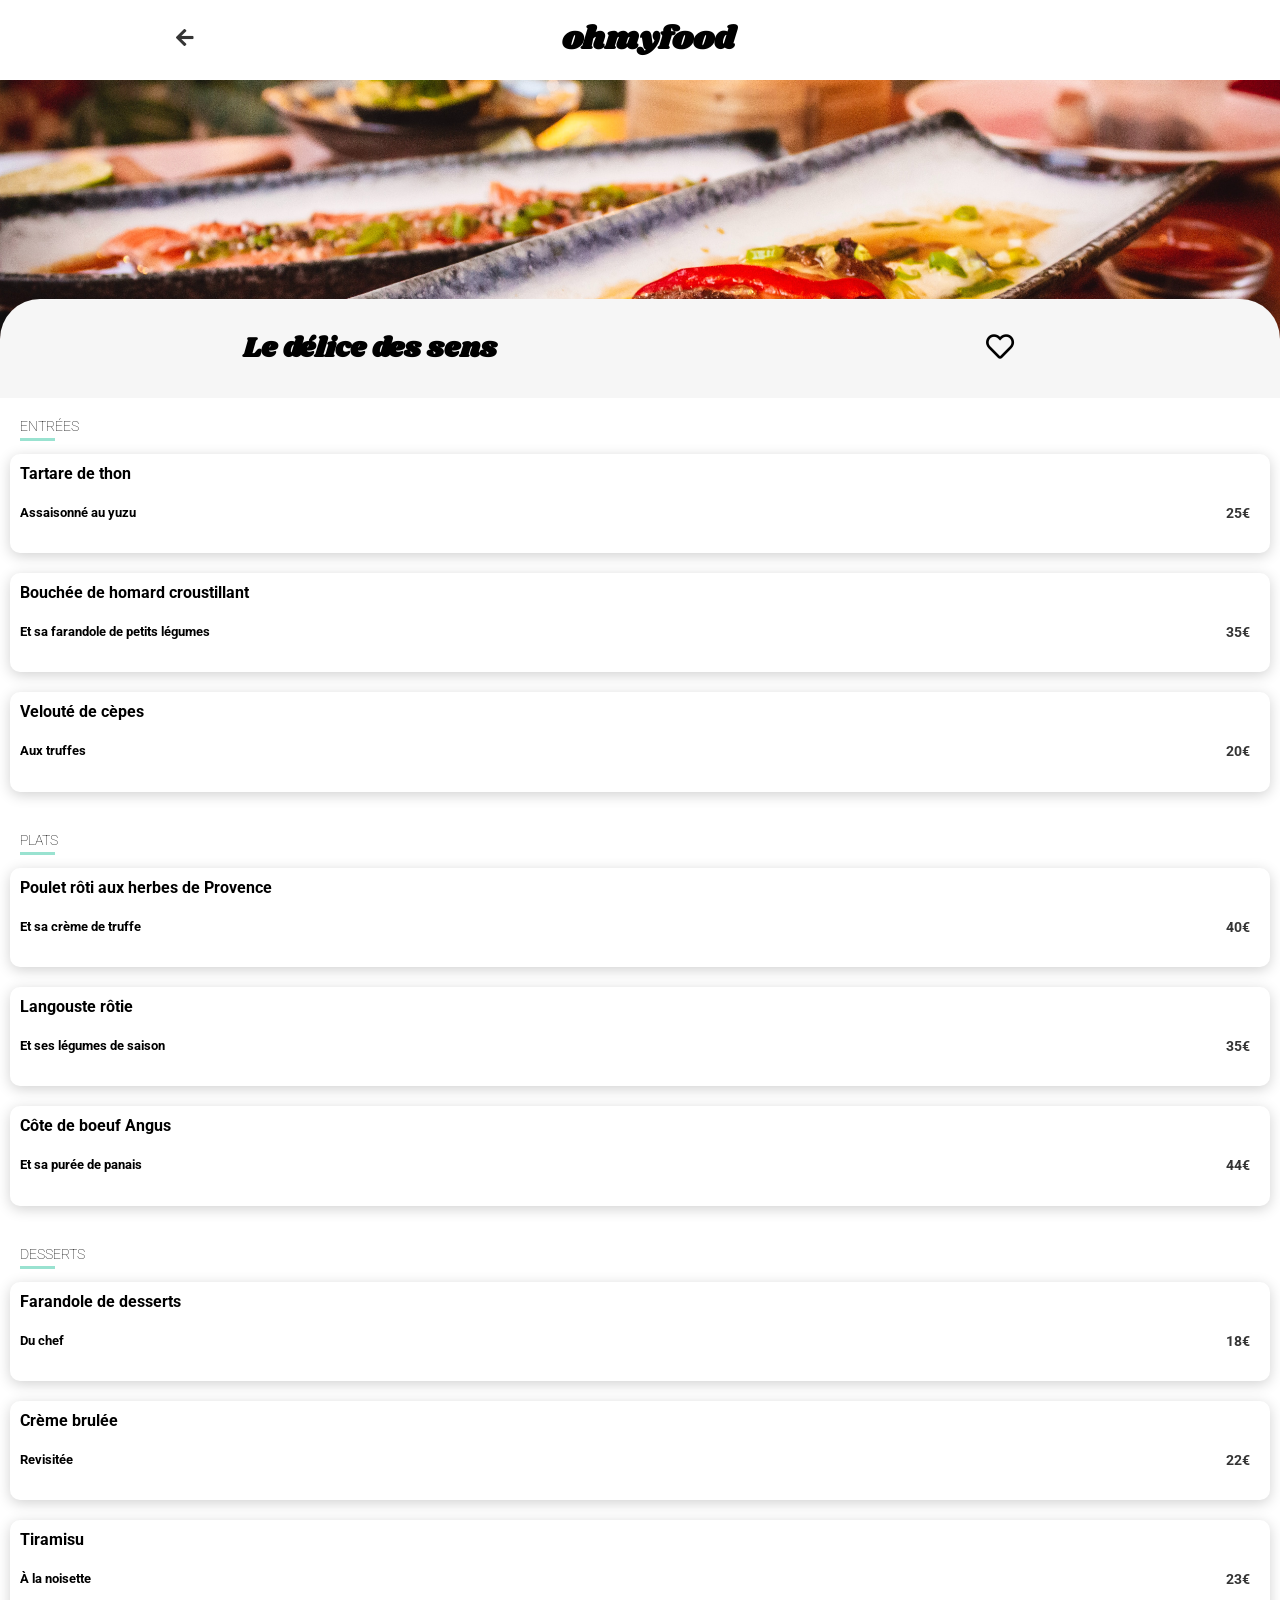
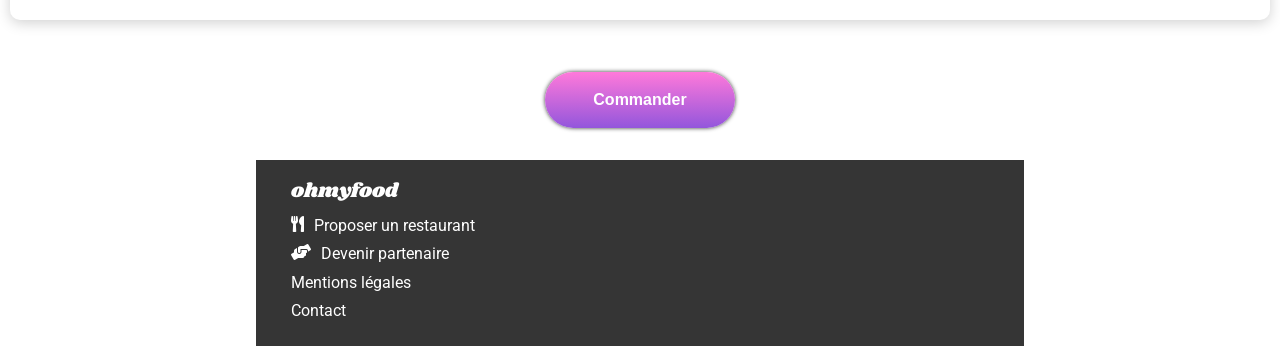
<file: Le-délice-des-sens.html>
<!DOCTYPE html>
<html lang="en">

<head>
    <meta charset="UTF-8">
    <meta name="viewport" content="width=device-width, initial-scale=1.0">
    <title>Le délice des sens - ohmyfood!</title>
    <link rel="stylesheet" href="https://cdnjs.cloudflare.com/ajax/libs/font-awesome/5.15.4/css/all.min.css">
    <link rel="stylesheet" href="public/css/style.css">
</head>

<body>
    <!-- HEADER -->
    <header class="title title--withReturnArrow">
        <a href="./index.html"><i class="fas fa-arrow-left header__arrow"></i></a>
        <h1 class="title__name">ohmyfood</h1>
        <div></div>
        <img src="images/restaurants/louis-hansel-shotsoflouis-qNBGVyOCY8Q-unsplash.jpg" alt="Le délice des sens"
            class="title__image">
    </header>
    <!-- HEADER -->

    <!-- DISHES -->
    <div class="container__dishes">
        <header class="header__dishes">
            <h1>Le délice des sens</h1>
            <div class="card__heart">
                <i class="card__heart__filled bg fas fa-heart fa-2x"></i>
                <i class="card__heart__empty bg far fa-heart fa-2x"></i>
            </div>
        </header>
        <h3 class="header__subtitle underline">ENTRÉES</h3>

        <section class="dishes">

            <div class="dish delay-0">
                <div class="dish__name">
                    <h4 class="dish__name__title">Tartare de thon</h4>
                    <h5 class="dish__name__subtitle">Assaisonné au yuzu
                        <span class="dish__name__subtitle__price">25€</span>
                    </h5>
                </div>
                <div class="dish__confirmation">
                    <div class="circle">
                        <i class="checkmark fas fa-check"></i>
                    </div>
                </div>
            </div>

            <div class="dish delay-1">
                <div class="dish__name">
                    <h4 class="dish__name__title">Bouchée de homard croustillant</h4>
                    <h5 class="dish__name__subtitle">Et sa farandole de petits légumes
                        <span class="dish__name__subtitle__price">35€</span>
                    </h5>
                </div>
                <div class="dish__confirmation">
                    <div class="circle">
                        <i class="checkmark fas fa-check"></i>
                    </div>
                </div>
            </div>

            <div class="dish delay-2">
                <div class="dish__name">
                    <h4 class="dish__name__title">Velouté de cèpes</h4>
                    <h5 class="dish__name__subtitle">Aux truffes
                        <span class="dish__name__subtitle__price">20€</span>
                    </h5>
                </div>
                <div class="dish__confirmation">
                    <div class="circle">
                        <i class="checkmark fas fa-check"></i>
                    </div>
                </div>
            </div>
        </section>
        <h3 class="header__subtitle underline">PLATS</h3>

        <section class="dishes">

            <div class="dish delay-3">
                <div class="dish__name">
                    <h4 class="dish__name__title">Poulet rôti aux herbes de Provence</h4>
                    <h5 class="dish__name__subtitle">Et sa crème de truffe
                        <span class="dish__name__subtitle__price">40€</span>
                    </h5>
                </div>
                <div class="dish__confirmation">
                    <div class="circle">
                        <i class="checkmark fas fa-check"></i>
                    </div>
                </div>
            </div>

            <div class="dish delay-4">
                <div class="dish__name">
                    <h4 class="dish__name__title">Langouste rôtie</h4>
                    <h5 class="dish__name__subtitle">Et ses légumes de saison
                        <span class="dish__name__subtitle__price">35€</span>
                    </h5>
                </div>
                <div class="dish__confirmation">
                    <div class="circle">
                        <i class="checkmark fas fa-check"></i>
                    </div>
                </div>
            </div>

            <div class="dish delay-5">
                <div class="dish__name">
                    <h4 class="dish__name__title">Côte de boeuf Angus</h4>
                    <h5 class="dish__name__subtitle">Et sa purée de panais
                        <span class="dish__name__subtitle__price">44€</span>
                    </h5>
                </div>
                <div class="dish__confirmation">
                    <div class="circle">
                        <i class="checkmark fas fa-check"></i>
                    </div>
                </div>
            </div>
        </section>
        <h3 class="header__subtitle underline">DESSERTS</h3>

        <section class="dishes">

            <div class="dish delay-6">
                <div class="dish__name">
                    <h4 class="dish__name__title">Farandole de desserts</h4>
                    <h5 class="dish__name__subtitle">Du chef
                        <span class="dish__name__subtitle__price">18€</span>
                    </h5>
                </div>
                <div class="dish__confirmation">
                    <div class="circle">
                        <i class="checkmark fas fa-check"></i>
                    </div>
                </div>
            </div>

            <div class="dish delay-7">
                <div class="dish__name">
                    <h4 class="dish__name__title">Crème brulée</h4>
                    <h5 class="dish__name__subtitle">Revisitée
                        <span class="dish__name__subtitle__price">22€</span>
                    </h5>
                </div>
                <div class="dish__confirmation">
                    <div class="circle">
                        <i class="checkmark fas fa-check"></i>
                    </div>
                </div>
            </div>

            <div class="dish delay-8">
                <div class="dish__name">
                    <h4 class="dish__name__title">Tiramisu</h4>
                    <h5 class="dish__name__subtitle">À la noisette
                        <span class="dish__name__subtitle__price">23€</span>
                    </h5>
                </div>
                <div class="dish__confirmation">
                    <div class="circle">
                        <i class="checkmark fas fa-check"></i>
                    </div>
                </div>
            </div>
        </section>

        <div class="order">
            <button class="order__btn">Commander</button>
        </div>
    </div>
    <!-- DISHES -->

    <!-- FOOTER -->
    <footer class="info container">
        <div class="info__format">
            <a href="#" class="info__format__logo">ohmyfood</a>
            <a href="#" class="info__text"><i class="info__text__icon fas fa-utensils"></i>Proposer un
                restaurant</a>
            <a href="#" class="info__text"><i class="info__text__icon fas fa-hands-helping"></i>Devenir
                partenaire</a>
            <a href="#" class="info__text">Mentions légales</a>
            <a href="#" class="info__text">Contact</a>
        </div>
    </footer>
    <!-- FOOTER -->
</body>

</html>
</file>
<file: public/css/style.css>
@import url(https://fonts.googleapis.com/css?family=Shrikhand);
@import url(https://fonts.googleapis.com/css?family=Roboto);
/* MIXINS*/
/* VARIABLES */
/* KEYFRAMES */
@keyframes dishAppear {
  0% {
    opacity: 0;
  }
  100% {
    opacity: 1;
  }
}
@keyframes checkmarkSlide {
  0% {
    width: 0%;
  }
  100% {
    width: 64px;
  }
}
@keyframes slide {
  from {
    margin-top: 100%;
  }
  to {
    margin-top: 0%;
  }
}
@keyframes spin {
  0% {
    transform: rotate(0deg);
    opacity: 1;
  }
  100% {
    transform: rotate(360deg);
    opacity: 0;
  }
}
@keyframes loader {
  0% {
    opacity: 1;
  }
  100% {
    opacity: 0;
    z-index: -10;
  }
}
@keyframes filledHeart {
  0% {
    opacity: 0;
    background-image: linear-gradient(#9356DC, #FF79DA);
    -webkit-background-clip: text;
    -webkit-text-fill-color: transparent;
  }
  100% {
    opacity: 1;
    background-image: linear-gradient(#9356DC, #FF79DA);
    -webkit-background-clip: text;
    -webkit-text-fill-color: transparent;
  }
}
@keyframes emptyHeart {
  0% {
    opacity: 1;
  }
  100% {
    opacity: 0;
  }
}
@keyframes checkmarkRotation {
  0% {
    transform: rotate(-240deg);
  }
  100% {
    transform: rotate(0deg);
  }
}
/* ANIMATIONS */
.header__arrow {
  transition: transform 400ms;
}
.header__arrow:hover {
  transform: scale(1.2);
}

.explo__btn {
  transform: scale(1);
  transition: transform 400ms;
}
.explo__btn:hover {
  transform: scale(1.15);
}

.help__step {
  transition: transform 400ms, background-color 400ms, color 400ms;
}
.help__step:hover {
  transform: scale(1.01);
  background-color: #f2eafb;
}
.help__step:hover .help__icon {
  color: #9356DC;
}

.card {
  transition: transform 400ms;
}
.card__description {
  transition: background-color 400ms;
}
.card__new {
  transition: transform 400ms, background-color 400ms;
}
.card:hover {
  transform: scale(1.01);
}
.card:hover .card__description {
  background-color: #f2eafb;
}
.card:hover .card__new {
  transform: scale(1.05);
  background-color: #42dab4;
}
.card__heart:hover .card__heart__filled {
  animation: filledHeart 1s forwards;
}
.card__heart:hover .card__heart__empty {
  animation: emptyHeart 1s forwards;
}
.card__heart__filled {
  position: absolute;
  opacity: 0;
}
.card__heart__empty {
  position: relative;
}

.info__format__logo {
  transition: color 400ms;
}
.info__format__logo:hover {
  transform: scale(1.05);
}
.info__text {
  transition: transform 400ms, color 400ms;
}
.info__text:hover {
  transform: scale(1.05);
}

.dish {
  animation: dishAppear 3s, slide 1s;
  animation-fill-mode: both;
  max-width: 100%;
  transition: transform 400ms;
}
.dish:hover {
  transform: scale(1.01);
}
.dish:hover .dish__confirmation {
  animation: checkmarkSlide 0.5s forwards;
}
.dish:hover .checkmark {
  animation: checkmarkRotation 0.5s;
}

.delay-0 {
  animation-delay: 0s;
}

.delay-1 {
  animation-delay: 0.1s;
}

.delay-2 {
  animation-delay: 0.2s;
}

.delay-3 {
  animation-delay: 0.3s;
}

.delay-4 {
  animation-delay: 0.4s;
}

.delay-5 {
  animation-delay: 0.5s;
}

.delay-6 {
  animation-delay: 0.6s;
}

.delay-7 {
  animation-delay: 0.7s;
}

.delay-8 {
  animation-delay: 0.8s;
}

.delay-9 {
  animation-delay: 0.9s;
}

.order__btn {
  transition: transform 400ms;
}
.order__btn:hover {
  transform: scale(1.1);
}

/* Elements principaux de la page */
ol {
  list-style: none;
}

li {
  counter-increment: custom;
  position: relative;
}

ol li::before {
  content: counter(custom) "";
  background-color: #9356DC;
  position: absolute;
  left: -14px;
  display: flex;
  justify-content: center;
  align-items: center;
  border-radius: 50%;
  width: 25px;
  height: 25px;
  color: white;
}

ol li:first-child {
  counter-reset: custom;
}

a {
  text-decoration: none;
}

body {
  margin: 0;
  padding: 0;
  font-family: "Roboto";
}

/* Mise en page Mobile - Accueil */
.title {
  font-family: "Shrikhand";
  background-color: white;
  position: relative;
}
.title__name {
  margin: 0;
  padding: 0;
  text-align: center;
  padding: 1rem;
}
.title--withReturnArrow {
  position: relative;
  display: flex;
  align-items: center;
  justify-content: space-around;
}
.title__shadow {
  box-shadow: 0px 3px 14px rgb(209, 209, 209);
}

.local {
  margin: 0;
  padding: 0;
  text-align: center;
  background-color: #eaeaea;
  padding: 0.7rem;
}
.local__title {
  margin: 1rem;
  font-weight: bold;
}

.explo {
  margin: 0;
  padding: 0;
  text-align: center;
  background-color: #f6f6f6;
  padding: 1rem;
}
.explo__title {
  margin: 0;
  padding: 0;
  text-align: center;
  padding: 1rem 4.5rem;
}
.explo__subtitle {
  margin: 0;
  padding: 0;
  text-align: center;
  padding: 0 3rem;
}
.explo__btn {
  background: linear-gradient(#FF79DA, #9356DC);
  border-radius: 30px 30px;
  box-shadow: 0px 0px 4px #353535;
  border: 0px;
  color: white;
  font-weight: bold;
  font-size: 16px;
  padding: 1.1rem;
  margin: 2rem;
}

.help__list {
  display: flex;
  flex-direction: column;
  padding: 0 10px;
  margin: 0 0 50px 0;
}
.help__title {
  margin: 0;
  padding: 1.5rem 2rem;
}
.help__step {
  border: 1px #f6f6f6;
  border-radius: 20px;
  background-color: #f6f6f6;
  box-shadow: 0px 3px 14px rgb(209, 209, 209);
  margin: 20px;
  padding: 24px;
}
.help__text {
  font-size: 18px;
  font-weight: bold;
}
.help__icon {
  color: gray;
  padding: 5px;
  width: 30px;
}

#restaurants {
  background-color: #f6f6f6;
}
#restaurants__title {
  padding: 0 2rem;
}

.cards {
  display: flex;
  flex-direction: column;
  padding: 0 30px;
  margin: 30px 0;
}

.card {
  display: flex;
  flex-direction: column;
  position: relative;
}
.card__image {
  width: 100%;
  height: 180px;
  object-fit: cover;
  border-radius: 20px 20px 0 0;
}
.card__new {
  position: absolute;
  margin: 10px;
  padding: 8px;
  right: 10px;
  background-color: #99E2D0;
  border-radius: 4px;
  color: #1e987a;
  font-size: 14px;
  font-weight: bold;
}
.card__description {
  display: flex;
  justify-content: space-between;
  margin: 0;
  box-shadow: 0px 3px 14px rgb(209, 209, 209);
  border-radius: 0px 0px 20px 20px;
}
.card__text {
  display: flex;
  flex-direction: column;
  text-decoration: none;
  color: black;
  margin: 0;
}
.card__title {
  margin: 14px 14px 0px 14px;
}
.card__local {
  margin: 6px 14px 18px 14px;
}
.card__heart {
  margin: 24px;
  font-size: 14px;
  color: black;
}

.info {
  display: flex;
  flex-direction: column;
  justify-content: center;
  background-color: #353535;
}
.info__format {
  margin: 0;
  padding: 0;
  margin: 1rem 2.2rem;
}
.info__format__logo {
  margin: 1rem 0;
  font-family: "Shrikhand";
  font-size: 20px;
  color: white;
  width: fit-content;
}
.info__format__logo:hover {
  color: black;
}
.info__text {
  display: flex;
  margin: 0;
  padding: 0;
  color: white;
  margin: 0.6rem 0;
  width: fit-content;
  height: fit-content;
}
.info__text:hover {
  color: #9356DC;
}
.info__text__icon {
  color: white;
  margin: 0 10px 0 0;
}

/* Mise en page Mobile - Restaurants */
.title__image {
  width: 100%;
  height: 280px;
  object-fit: cover;
  position: absolute;
  top: 80px;
  z-index: -100;
}

.header__arrow {
  color: #353535;
  font-size: 20px;
}
.header__dishes {
  font-family: "Shrikhand";
  display: flex;
  margin: 220px 0px 0px 0px;
  padding: 10px;
  justify-content: space-around;
  background-color: #f6f6f6;
  border-radius: 40px 40px 0 0;
  font-size: 14px;
}
.header__subtitle {
  padding: 0px 20px;
  margin: 20px 0;
  font-weight: lighter;
  font-size: 14px;
  position: relative;
}

.underline::after {
  content: "";
  position: absolute;
  background-color: #99E2D0;
  width: 35px;
  height: 3px;
  left: 20px;
  top: 20px;
}

.dishes {
  display: flex;
  flex-direction: column;
  margin: 0px 10px;
}

.dish {
  display: flex;
  justify-content: space-between;
  background-color: white;
  border-radius: 10px;
  box-shadow: 0px 3px 14px rgb(209, 209, 209);
  margin: 20px 0;
  cursor: pointer;
}
.dish__name {
  display: flex;
  white-space: nowrap;
  overflow: hidden;
  text-overflow: ellipsis;
  flex-direction: column;
  margin: 0;
  padding: 10px;
  width: 100%;
}
.dish__name__title {
  font-weight: bold;
  margin: 0;
  overflow: hidden;
  text-overflow: ellipsis;
}
.dish__name__subtitle {
  display: flex;
  justify-content: space-between;
}
.dish__name__subtitle__name {
  font-weight: normal;
  margin: 6px 0;
  overflow: hidden;
  text-overflow: ellipsis;
}
.dish__name__subtitle__price {
  display: flex;
  justify-content: center;
  align-items: center;
  font-size: 14px;
  color: #353535;
  font-weight: bold;
  margin: 0 10px;
}
.dish__confirmation {
  width: 0%;
  border-radius: 0px 10px 10px 0px;
  display: flex;
  background-color: #99E2D0;
  overflow: hidden;
  align-items: center;
  justify-content: center;
}

.circle {
  background-color: white;
  border-radius: 50%;
  padding: 6px;
}

.checkmark {
  color: #99E2D0;
  font-size: 18px;
}

.order {
  display: flex;
  justify-content: center;
}
.order__btn {
  background: linear-gradient(#FF79DA, #9356DC);
  border-radius: 30px 30px;
  box-shadow: 0px 0px 4px #353535;
  border: 0px;
  color: white;
  font-weight: bold;
  font-size: 16px;
  padding: 1.2rem 3rem;
  margin: 2rem;
}

/* Mise en page Desktop */
@media only screen and (min-width: 1024px) {
  .container {
    margin: 0 20%;
  }
}
/*Loader*/
.loader {
  width: 100%;
  height: 100%;
  position: fixed;
  background-color: #FFF;
  left: 0;
  top: 0;
  z-index: 10000;
  animation: loader 3s forwards;
}

/*Animation loader*/
.loader__circle {
  border: 10px solid #F3F3F3;
  border-top: 10px solid #9356DC;
  border-bottom: 10px solid #FF79DA;
  border-radius: 50%;
  width: 100px;
  height: 100px;
  animation: spin 4s linear forwards;
  margin: auto;
  position: absolute;
  top: 0;
  left: 0;
  right: 0;
  bottom: 0;
}

/*# sourceMappingURL=style.css.map */
</file>
